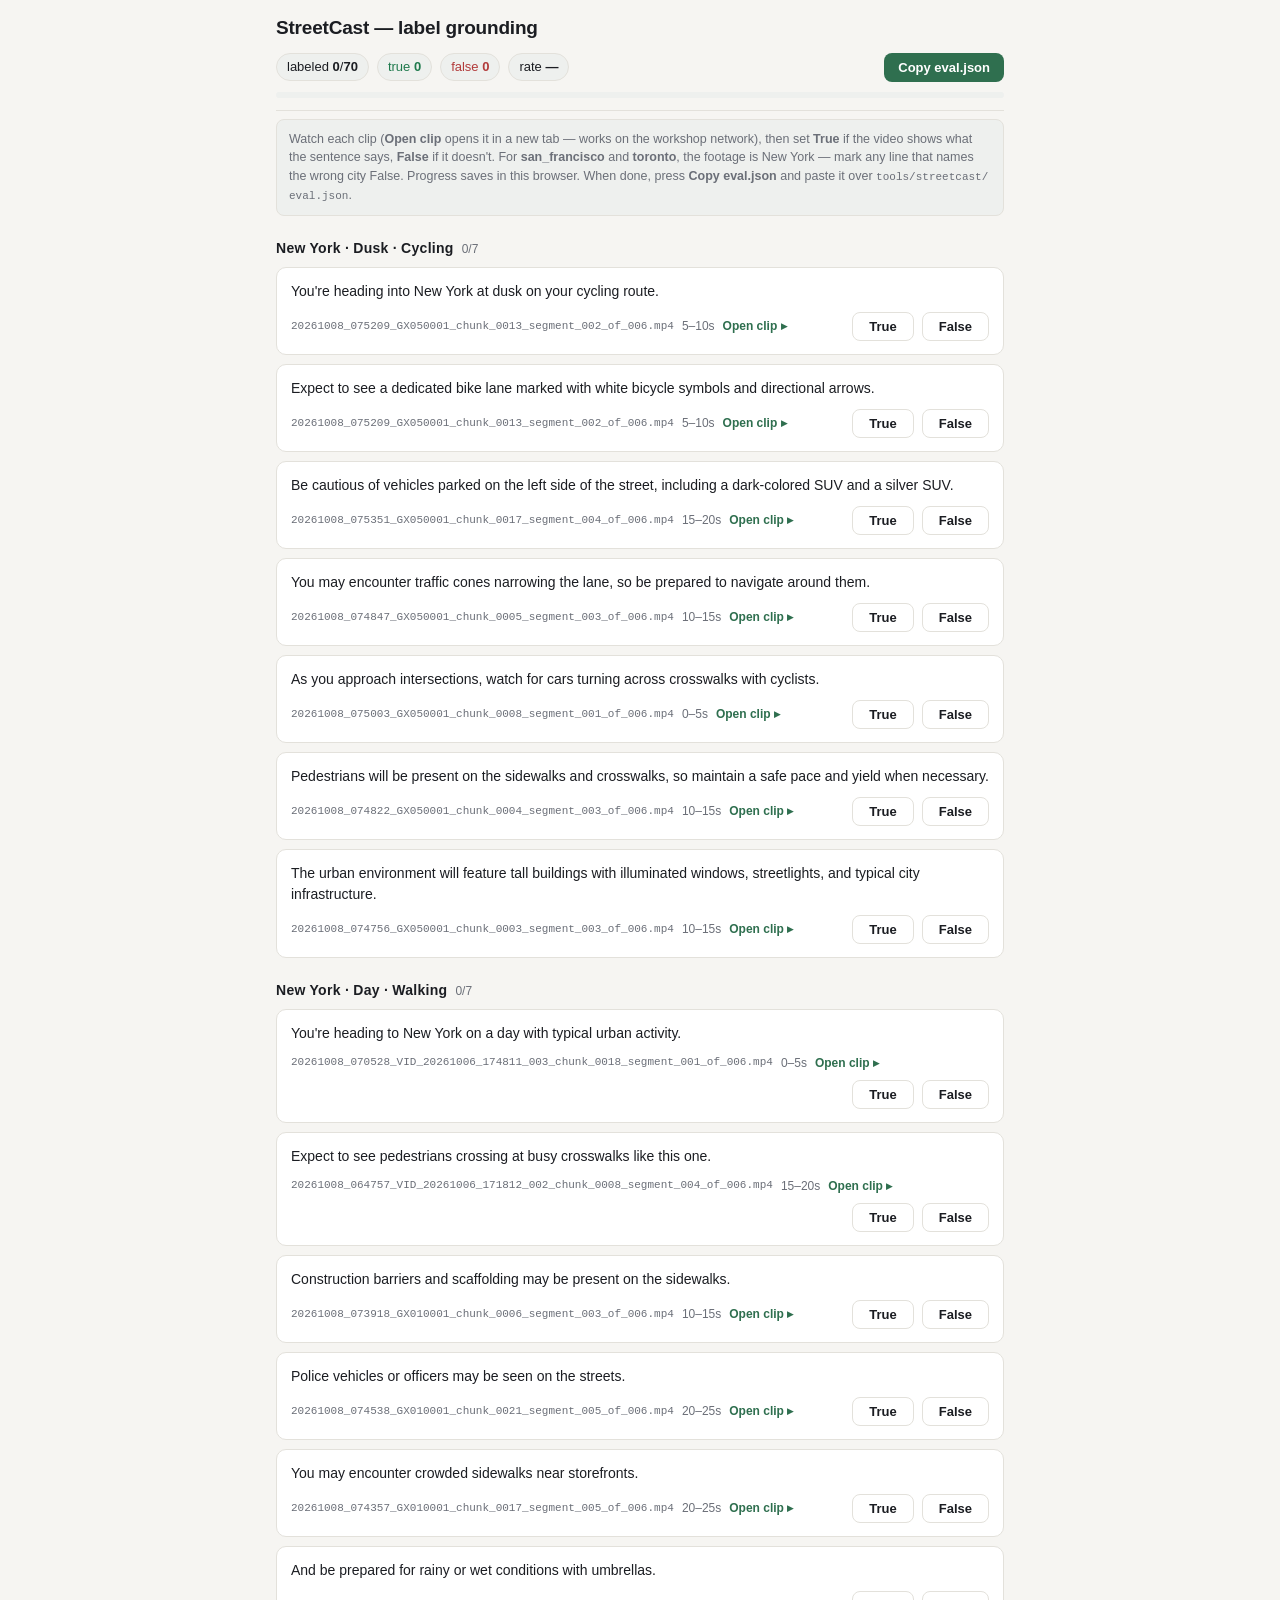
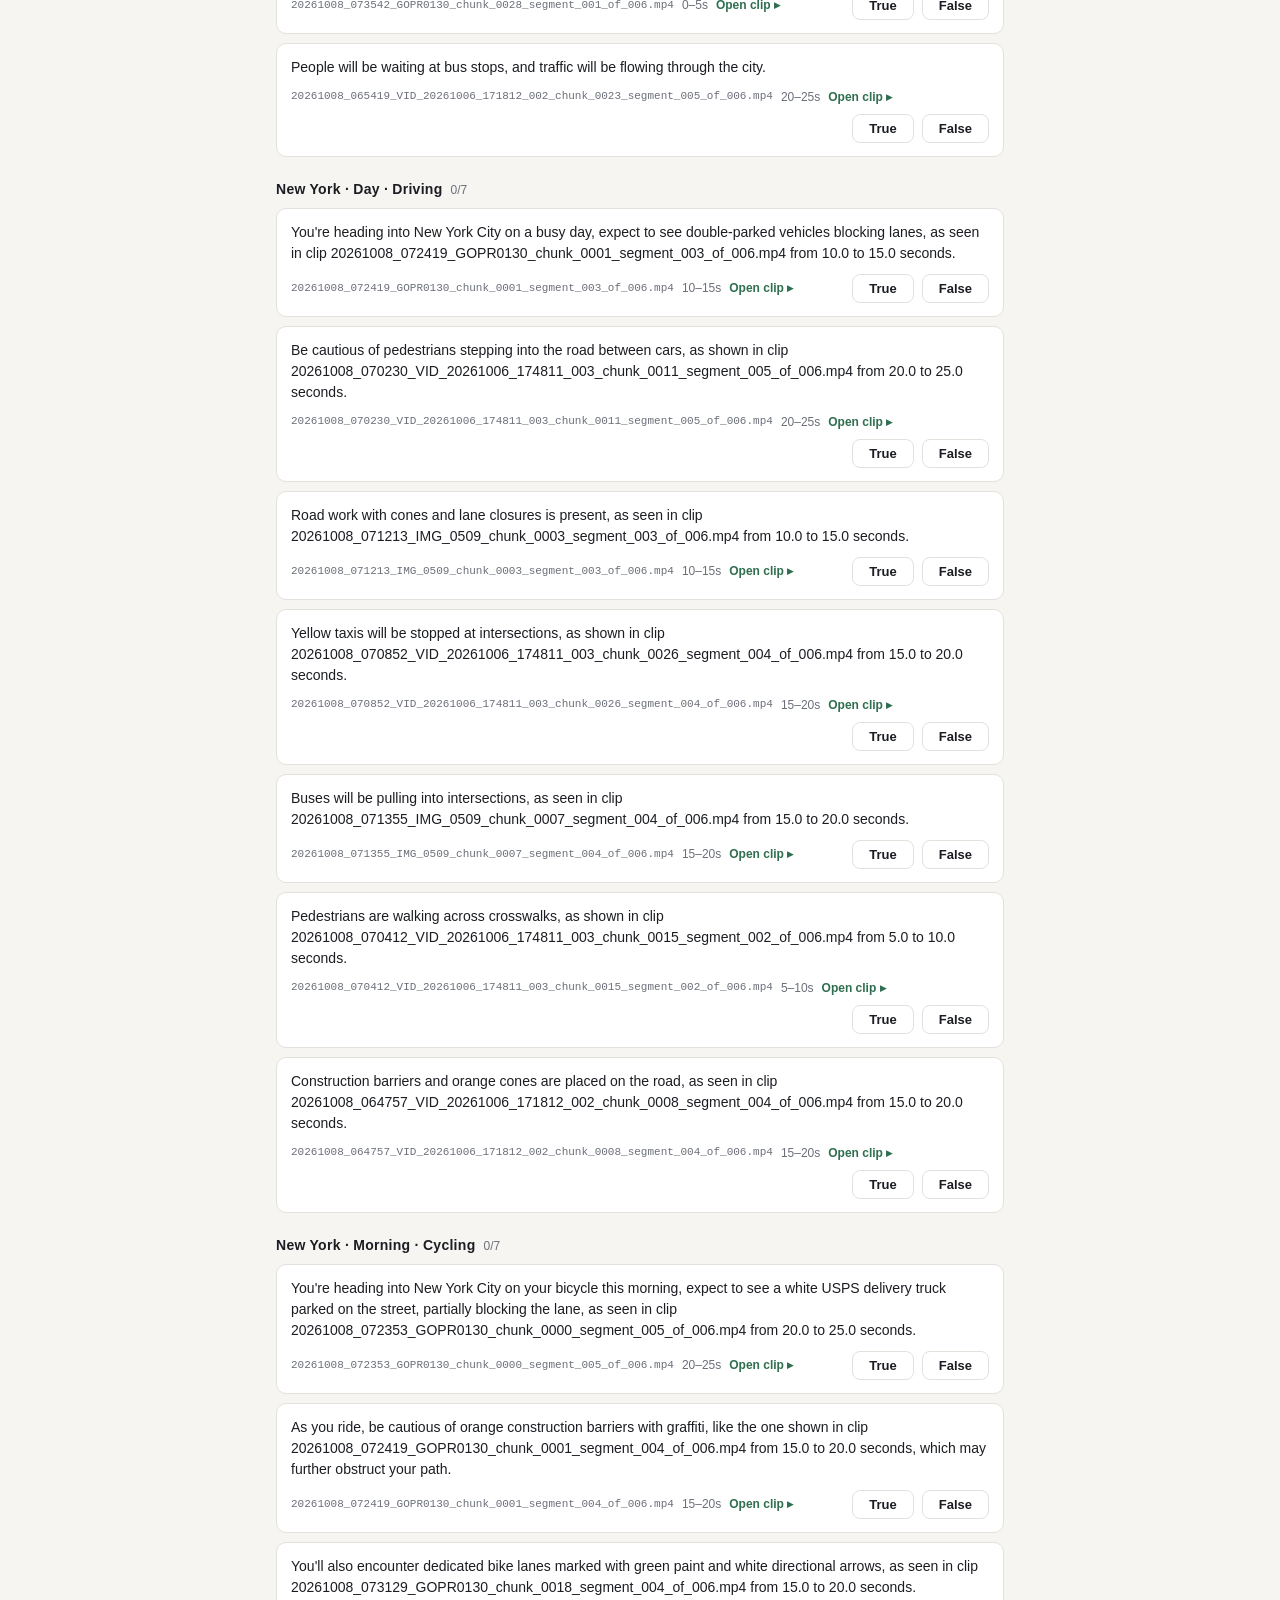
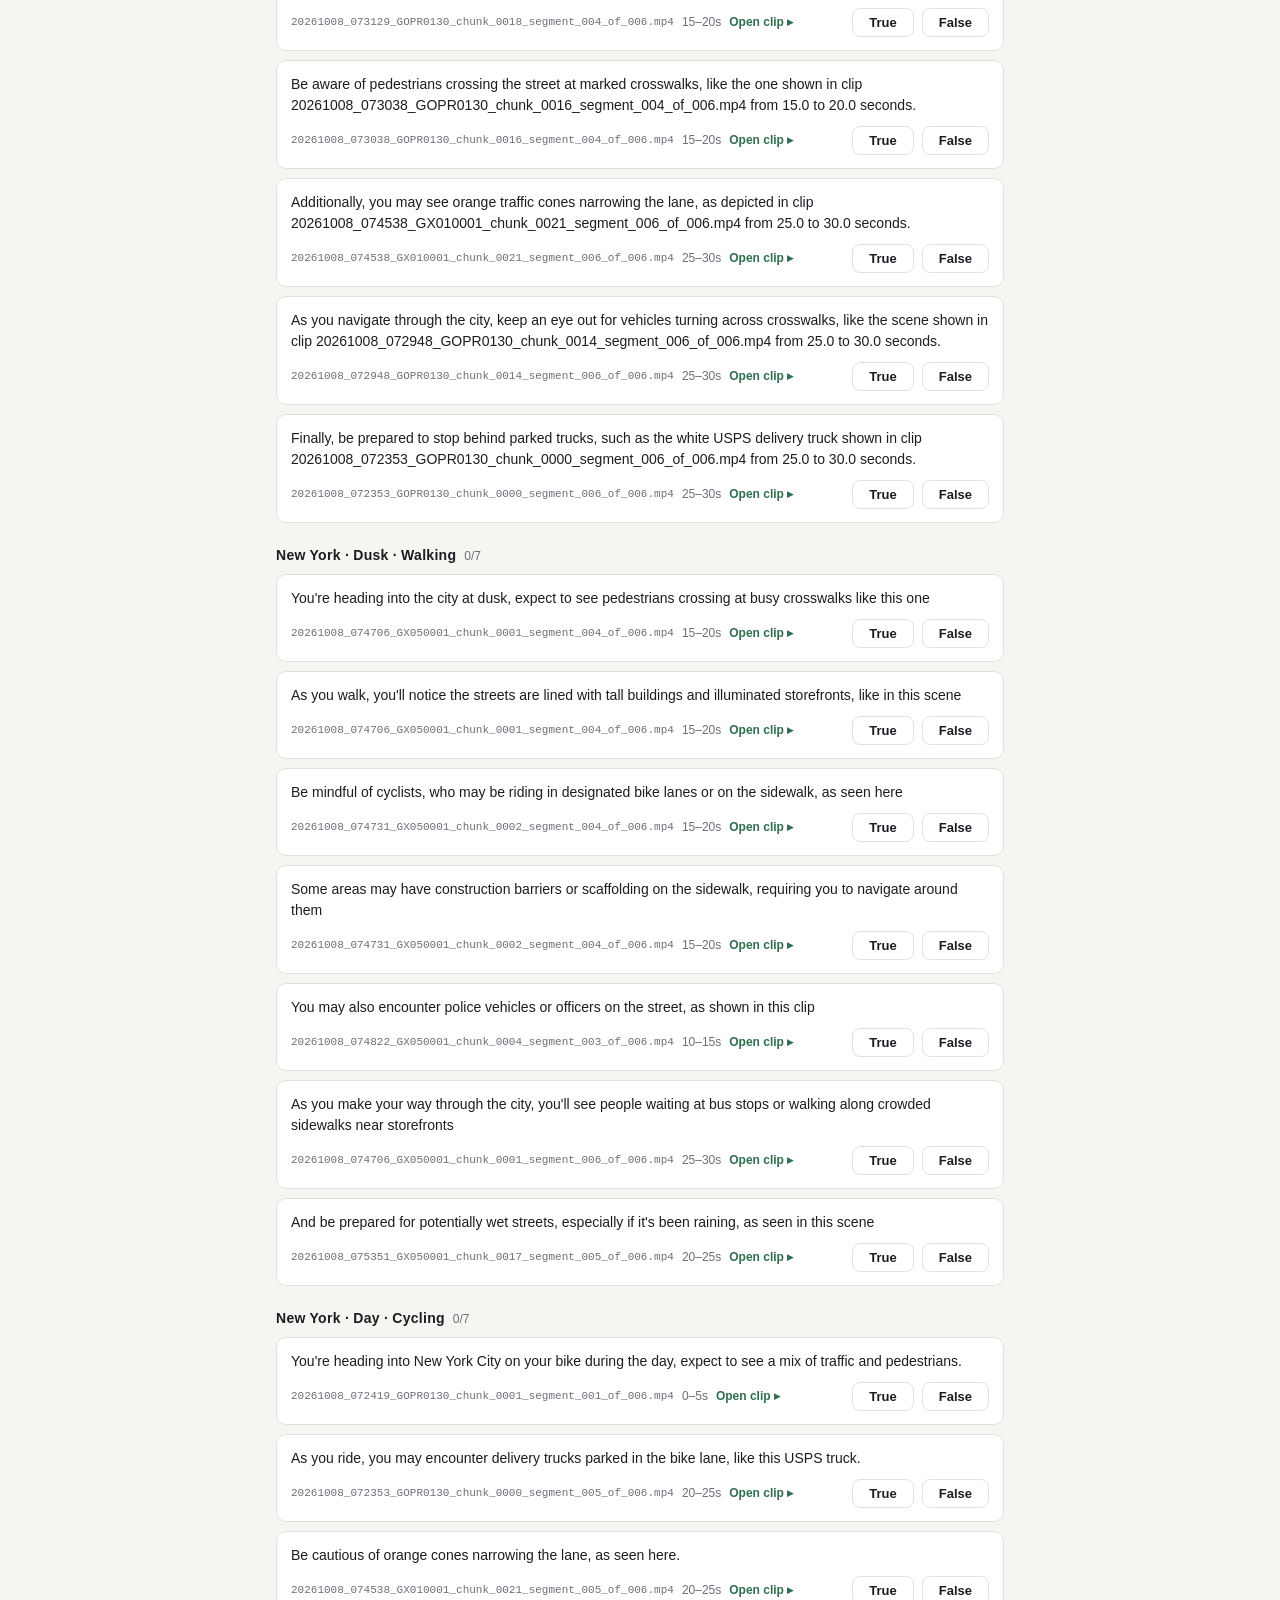
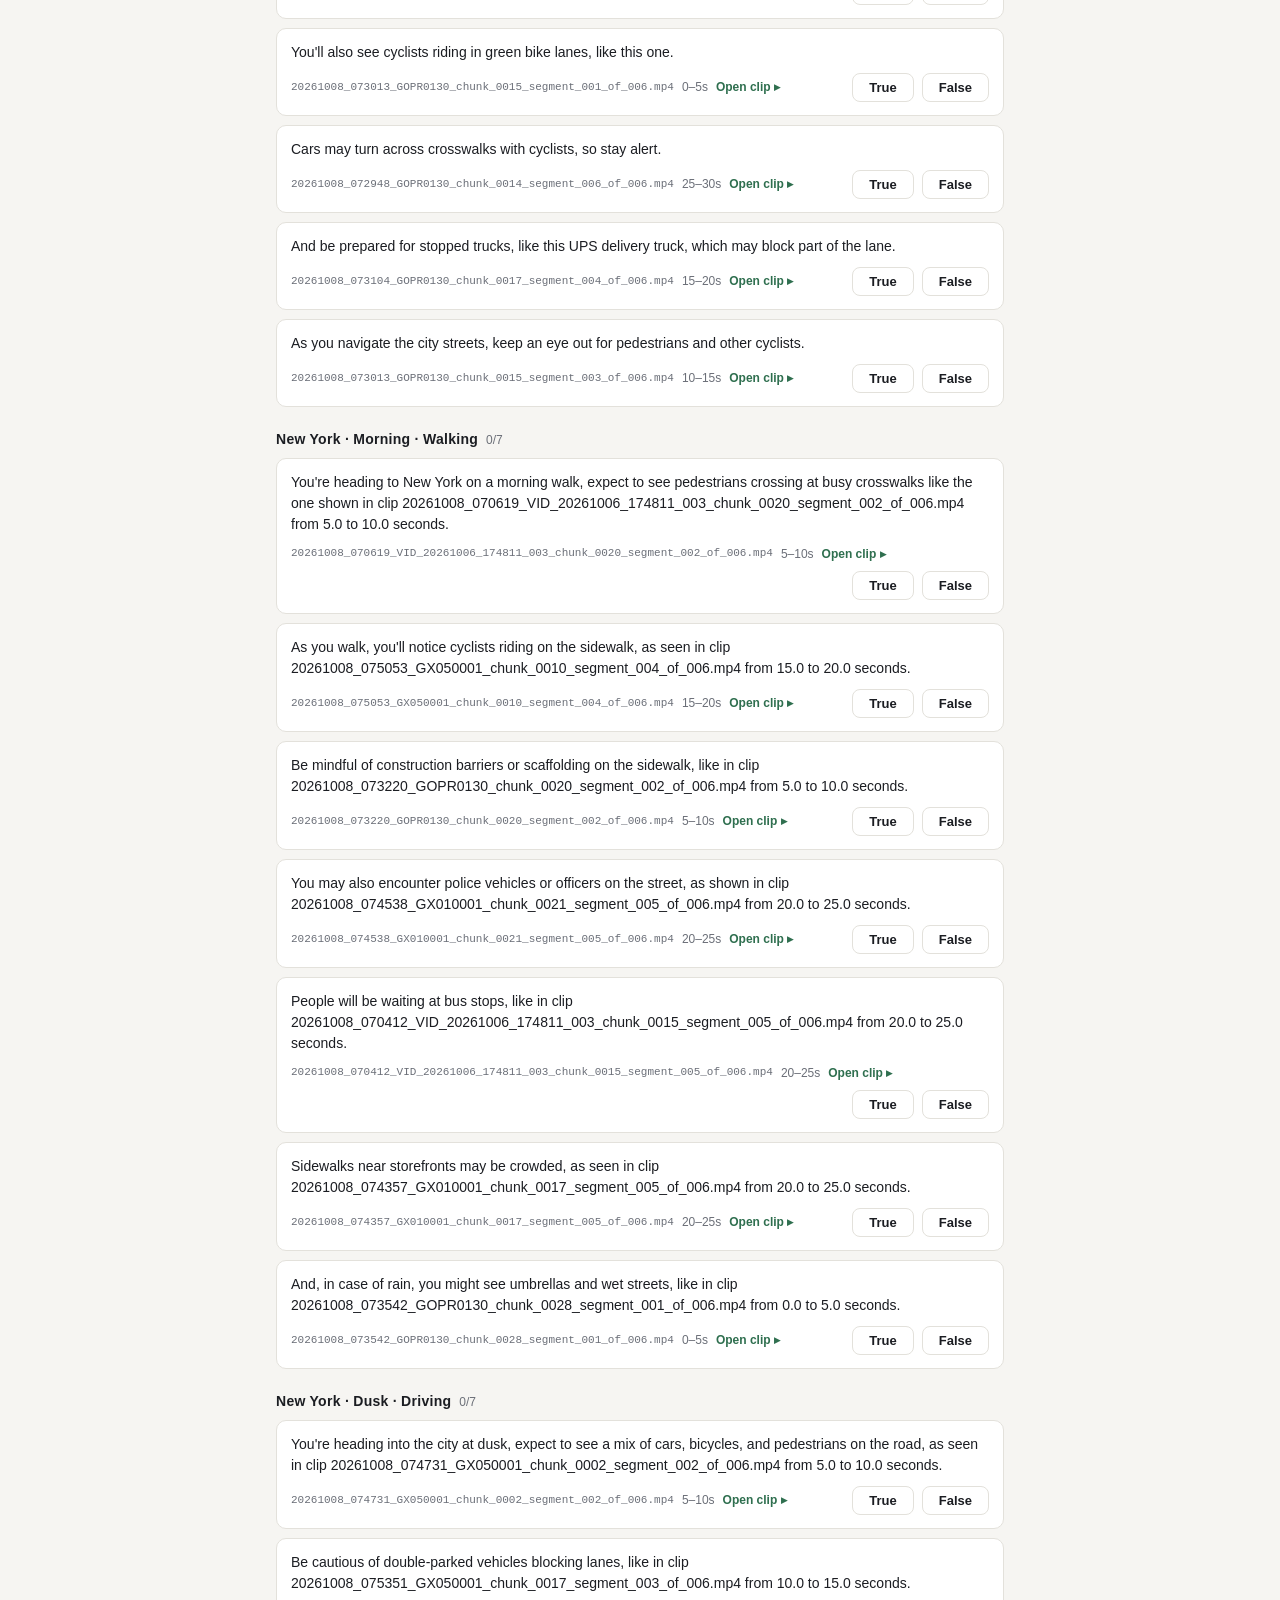
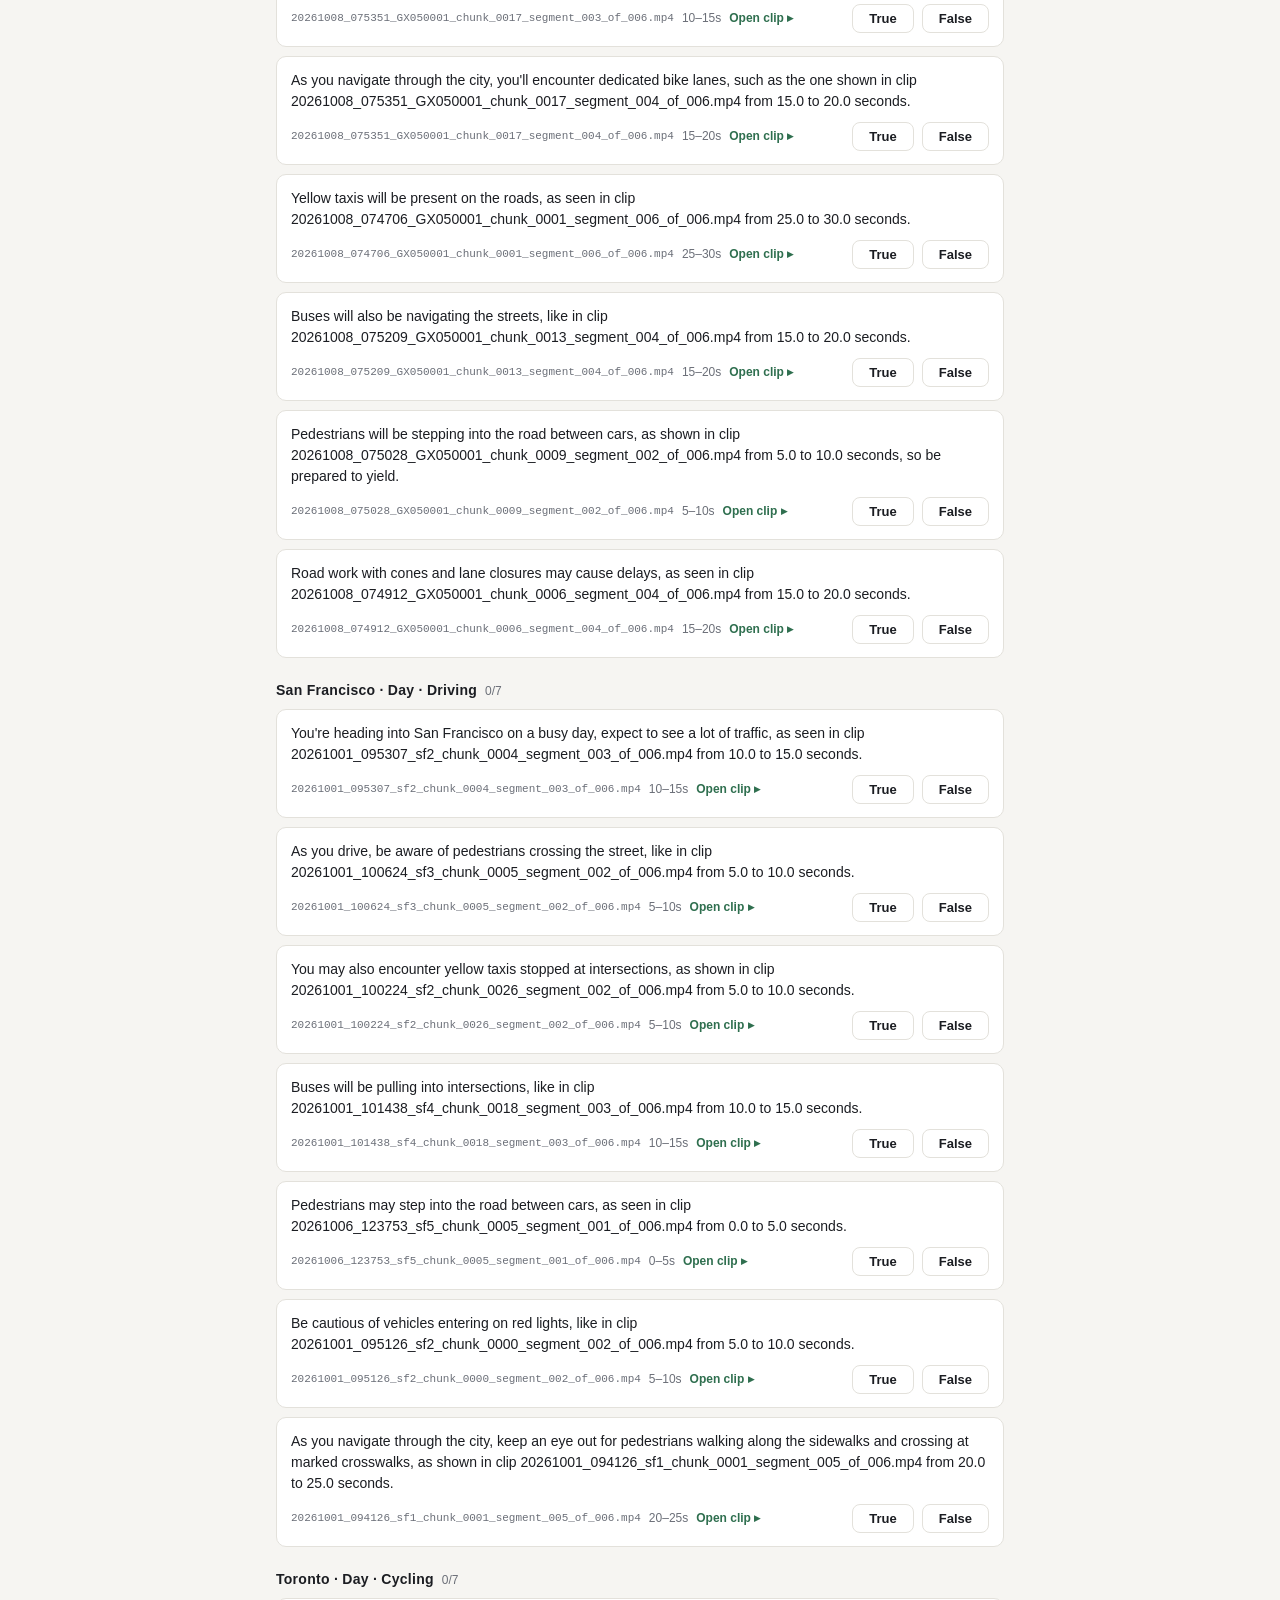
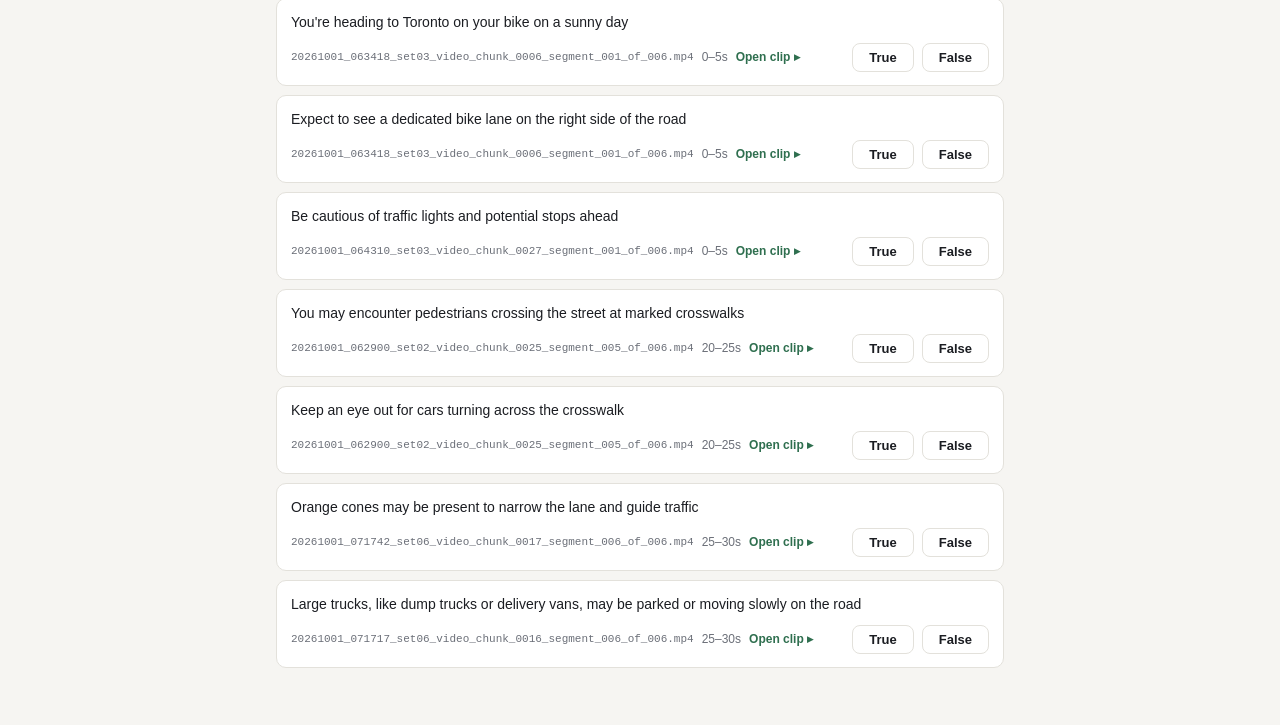
<file: StreetCast Labeler.html>
<!doctype html><html><head><meta charset=utf8><meta name=viewport content="width=device-width,initial-scale=1,viewport-fit=cover"><style>:root{color-scheme:light;box-sizing:border-box;padding-top:env(safe-area-inset-top,0px);padding-bottom:env(safe-area-inset-bottom,0px)}html{scroll-padding-top:env(safe-area-inset-top,0px)}body{margin:0;padding:0;font:14px -apple-system,BlinkMacSystemFont,sans-serif;background:#fff;color:#000}img{max-width:100%}[hidden]:not([hidden=until-found i]){display:none!important}</style></head><body>
<title>StreetCast Labeler</title>
<style>
  /* Layout: sticky progress bar over a single reading column of briefing sections */
  :root{
    --bg:#f6f5f2; --surface:#ffffff; --fg:#1b1d22; --muted:#6b6f78;
    --line:#e3e1db; --accent:#2f6f4f; --yes:#1f7a4d; --no:#b23b3b;
    --yes-soft:#e4f1ea; --no-soft:#f6e3e3; --chip:#eef0ee;
    --font:-apple-system,BlinkMacSystemFont,"Segoe UI",Roboto,sans-serif;
    --mono:"SF Mono",ui-monospace,Menlo,Consolas,monospace;
  }
  @media (prefers-color-scheme:dark){:root:not([data-theme="light"]){
    --bg:#15171b; --surface:#1e2127; --fg:#eceef2; --muted:#9aa0ab;
    --line:#2d313a; --accent:#5fb58a; --yes:#5fb58a; --no:#e07a7a;
    --yes-soft:#1d3329; --no-soft:#36211f; --chip:#262a31; color-scheme:dark;
  }}
  :root[data-theme="dark"]{
    --bg:#15171b; --surface:#1e2127; --fg:#eceef2; --muted:#9aa0ab;
    --line:#2d313a; --accent:#5fb58a; --yes:#5fb58a; --no:#e07a7a;
    --yes-soft:#1d3329; --no-soft:#36211f; --chip:#262a31; color-scheme:dark;
  }
  *{box-sizing:border-box}
  body{background:var(--bg);color:var(--fg);font-family:var(--font);line-height:1.5}
  .wrap{max-width:760px;margin:0 auto;padding-block:0 48px;padding-left:16px;padding-right:16px}
  header.bar{position:sticky;top:env(safe-area-inset-top,0px);z-index:10;background:var(--bg);
    border-bottom:1px solid var(--line);padding-top:14px;padding-bottom:12px;margin-bottom:8px}
  h1{font-size:19px;margin:0 0 10px;letter-spacing:-.01em}
  .stats{display:flex;flex-wrap:wrap;gap:8px;align-items:center;font-size:13px}
  .pill{background:var(--chip);border:1px solid var(--line);border-radius:999px;padding:3px 10px;
    font-variant-numeric:tabular-nums}
  .pill b{font-weight:600}
  .pill.yes{color:var(--yes)} .pill.no{color:var(--no)}
  .progress{height:6px;background:var(--chip);border-radius:999px;overflow:hidden;margin-top:10px}
  .progress > div{height:100%;background:var(--accent);width:0%;transition:width .2s}
  .copybtn{margin-left:auto;background:var(--accent);color:#fff;border:none;border-radius:8px;
    padding:7px 14px;font-size:13px;font-weight:600;cursor:pointer}
  .copybtn:active{transform:translateY(1px)}
  section.brief{margin-top:22px}
  .brief-h{display:flex;align-items:baseline;gap:8px;margin-bottom:8px}
  .brief-h .name{font-size:14px;font-weight:600;letter-spacing:.02em;text-transform:capitalize}
  .brief-h .meta{font-size:12px;color:var(--muted);font-variant-numeric:tabular-nums}
  .claim{background:var(--surface);border:1px solid var(--line);border-radius:10px;padding:13px 14px;
    margin-bottom:9px;display:flex;flex-direction:column;gap:10px}
  .claim.y{border-color:var(--yes)} .claim.n{border-color:var(--no)}
  .ctext{font-size:14px;min-width:0}
  .cmeta{display:flex;flex-wrap:wrap;gap:8px;align-items:center;font-size:12px;color:var(--muted)}
  .clip{font-family:var(--mono);font-size:11px;word-break:break-all}
  .win{font-variant-numeric:tabular-nums}
  .open{color:var(--accent);text-decoration:none;font-weight:600;white-space:nowrap}
  .open:hover{text-decoration:underline}
  .btns{display:flex;gap:8px;margin-left:auto}
  .tf{border:1px solid var(--line);background:transparent;color:var(--fg);border-radius:8px;
    padding:6px 16px;font-size:13px;font-weight:600;cursor:pointer;font-family:var(--font)}
  .tf:active{transform:translateY(1px)}
  .tf.ty.on{background:var(--yes-soft);border-color:var(--yes);color:var(--yes)}
  .tf.tn.on{background:var(--no-soft);border-color:var(--no);color:var(--no)}
  .note{font-size:12.5px;color:var(--muted);background:var(--chip);border:1px solid var(--line);
    border-radius:8px;padding:10px 12px;margin-top:4px}
  dialog{border:1px solid var(--line);border-radius:12px;background:var(--surface);color:var(--fg);
    max-width:92vw;width:680px;padding:0}
  dialog::backdrop{background:rgba(0,0,0,.5)}
  .dlg-h{display:flex;align-items:center;gap:10px;padding:14px 16px;border-bottom:1px solid var(--line)}
  .dlg-h b{font-size:14px} .dlg-h button{margin-left:auto;background:var(--accent);color:#fff;border:none;
    border-radius:8px;padding:6px 12px;font-weight:600;cursor:pointer}
  textarea{width:100%;height:50vh;border:none;background:var(--bg);color:var(--fg);font-family:var(--mono);
    font-size:11px;padding:14px;resize:vertical}
  .hint{font-size:12px;color:var(--muted);padding:10px 16px}
</style>

<div class="wrap">
  <header class="bar">
    <h1>StreetCast — label grounding</h1>
    <div class="stats">
      <span class="pill">labeled <b id="s-done">0</b>/<b id="s-total">0</b></span>
      <span class="pill yes">true <b id="s-yes">0</b></span>
      <span class="pill no">false <b id="s-no">0</b></span>
      <span class="pill">rate <b id="s-rate">—</b></span>
      <button class="copybtn" id="export">Copy eval.json</button>
    </div>
    <div class="progress"><div id="bar"></div></div>
  </header>

  <div class="note">
    Watch each clip (<b>Open clip</b> opens it in a new tab — works on the workshop network),
    then set <b>True</b> if the video shows what the sentence says, <b>False</b> if it doesn't.
    For <b>san_francisco</b> and <b>toronto</b>, the footage is New York — mark any line that names
    the wrong city False. Progress saves in this browser. When done, press <b>Copy eval.json</b>
    and paste it over <span class="clip">tools/streetcast/eval.json</span>.
  </div>

  <div id="list"></div>
</div>

<dialog id="out">
  <div class="dlg-h"><b>eval.json</b><button id="copy2">Copy</button></div>
  <textarea id="outtext" readonly></textarea>
  <div class="hint">Select all and copy if the button is blocked, then paste over tools/streetcast/eval.json and push.</div>
</dialog>

<script>
const DATA = [{"destination": "new_york", "time_of_day": "dusk", "mode": "cycling", "claims": [{"text": "You're heading into New York at dusk on your cycling route.", "clip": "20261008_075209_GX050001_chunk_0013_segment_002_of_006.mp4", "start": 5.0, "end": 10.0, "stream_url": "http://video-lab-team-24.cosmos.vastdata.com/api/v1/videos/stream?source=s3%3A%2F%2Fteam-24-vss-chunks-segments%2Fsegments%2F20261008_075209_GX050001_chunk_0013_segment_002_of_006.mp4&token=eyJhbGciOiJIUzI1NiIsInR5cCI6IkpXVCJ9.eyJzdWIiOiJ0ZWFtLTI0IiwiZXhwIjoxNzkxNjU3NTU3LCJpYXQiOjE3OTE1NzExNTcsInJvbGUiOiJ1c2VyIn0.3pFg1J9j1OPQV6vruvS4LKPUGmj9gbhLvYmgnVT-Hrw"}, {"text": "Expect to see a dedicated bike lane marked with white bicycle symbols and directional arrows.", "clip": "20261008_075209_GX050001_chunk_0013_segment_002_of_006.mp4", "start": 5.0, "end": 10.0, "stream_url": "http://video-lab-team-24.cosmos.vastdata.com/api/v1/videos/stream?source=s3%3A%2F%2Fteam-24-vss-chunks-segments%2Fsegments%2F20261008_075209_GX050001_chunk_0013_segment_002_of_006.mp4&token=eyJhbGciOiJIUzI1NiIsInR5cCI6IkpXVCJ9.eyJzdWIiOiJ0ZWFtLTI0IiwiZXhwIjoxNzkxNjU3NTU3LCJpYXQiOjE3OTE1NzExNTcsInJvbGUiOiJ1c2VyIn0.3pFg1J9j1OPQV6vruvS4LKPUGmj9gbhLvYmgnVT-Hrw"}, {"text": "Be cautious of vehicles parked on the left side of the street, including a dark-colored SUV and a silver SUV.", "clip": "20261008_075351_GX050001_chunk_0017_segment_004_of_006.mp4", "start": 15.0, "end": 20.0, "stream_url": "http://video-lab-team-24.cosmos.vastdata.com/api/v1/videos/stream?source=s3%3A%2F%2Fteam-24-vss-chunks-segments%2Fsegments%2F20261008_075351_GX050001_chunk_0017_segment_004_of_006.mp4&token=eyJhbGciOiJIUzI1NiIsInR5cCI6IkpXVCJ9.eyJzdWIiOiJ0ZWFtLTI0IiwiZXhwIjoxNzkxNjU3NTU3LCJpYXQiOjE3OTE1NzExNTcsInJvbGUiOiJ1c2VyIn0.3pFg1J9j1OPQV6vruvS4LKPUGmj9gbhLvYmgnVT-Hrw"}, {"text": "You may encounter traffic cones narrowing the lane, so be prepared to navigate around them.", "clip": "20261008_074847_GX050001_chunk_0005_segment_003_of_006.mp4", "start": 10.0, "end": 15.0, "stream_url": "http://video-lab-team-24.cosmos.vastdata.com/api/v1/videos/stream?source=s3%3A%2F%2Fteam-24-vss-chunks-segments%2Fsegments%2F20261008_074847_GX050001_chunk_0005_segment_003_of_006.mp4&token=eyJhbGciOiJIUzI1NiIsInR5cCI6IkpXVCJ9.eyJzdWIiOiJ0ZWFtLTI0IiwiZXhwIjoxNzkxNjU3NTU3LCJpYXQiOjE3OTE1NzExNTcsInJvbGUiOiJ1c2VyIn0.3pFg1J9j1OPQV6vruvS4LKPUGmj9gbhLvYmgnVT-Hrw"}, {"text": "As you approach intersections, watch for cars turning across crosswalks with cyclists.", "clip": "20261008_075003_GX050001_chunk_0008_segment_001_of_006.mp4", "start": 0.0, "end": 5.0, "stream_url": "http://video-lab-team-24.cosmos.vastdata.com/api/v1/videos/stream?source=s3%3A%2F%2Fteam-24-vss-chunks-segments%2Fsegments%2F20261008_075003_GX050001_chunk_0008_segment_001_of_006.mp4&token=eyJhbGciOiJIUzI1NiIsInR5cCI6IkpXVCJ9.eyJzdWIiOiJ0ZWFtLTI0IiwiZXhwIjoxNzkxNjU3NTU3LCJpYXQiOjE3OTE1NzExNTcsInJvbGUiOiJ1c2VyIn0.3pFg1J9j1OPQV6vruvS4LKPUGmj9gbhLvYmgnVT-Hrw"}, {"text": "Pedestrians will be present on the sidewalks and crosswalks, so maintain a safe pace and yield when necessary.", "clip": "20261008_074822_GX050001_chunk_0004_segment_003_of_006.mp4", "start": 10.0, "end": 15.0, "stream_url": "http://video-lab-team-24.cosmos.vastdata.com/api/v1/videos/stream?source=s3%3A%2F%2Fteam-24-vss-chunks-segments%2Fsegments%2F20261008_074822_GX050001_chunk_0004_segment_003_of_006.mp4&token=eyJhbGciOiJIUzI1NiIsInR5cCI6IkpXVCJ9.eyJzdWIiOiJ0ZWFtLTI0IiwiZXhwIjoxNzkxNjU3NTU3LCJpYXQiOjE3OTE1NzExNTcsInJvbGUiOiJ1c2VyIn0.3pFg1J9j1OPQV6vruvS4LKPUGmj9gbhLvYmgnVT-Hrw"}, {"text": "The urban environment will feature tall buildings with illuminated windows, streetlights, and typical city infrastructure.", "clip": "20261008_074756_GX050001_chunk_0003_segment_003_of_006.mp4", "start": 10.0, "end": 15.0, "stream_url": "http://video-lab-team-24.cosmos.vastdata.com/api/v1/videos/stream?source=s3%3A%2F%2Fteam-24-vss-chunks-segments%2Fsegments%2F20261008_074756_GX050001_chunk_0003_segment_003_of_006.mp4&token=eyJhbGciOiJIUzI1NiIsInR5cCI6IkpXVCJ9.eyJzdWIiOiJ0ZWFtLTI0IiwiZXhwIjoxNzkxNjU3NTU3LCJpYXQiOjE3OTE1NzExNTcsInJvbGUiOiJ1c2VyIn0.3pFg1J9j1OPQV6vruvS4LKPUGmj9gbhLvYmgnVT-Hrw"}]}, {"destination": "new_york", "time_of_day": "day", "mode": "walking", "claims": [{"text": "You're heading to New York on a day with typical urban activity.", "clip": "20261008_070528_VID_20261006_174811_003_chunk_0018_segment_001_of_006.mp4", "start": 0.0, "end": 5.0, "stream_url": "http://video-lab-team-24.cosmos.vastdata.com/api/v1/videos/stream?source=s3%3A%2F%2Fteam-24-vss-chunks-segments%2Fsegments%2F20261008_070528_VID_20261006_174811_003_chunk_0018_segment_001_of_006.mp4&token=eyJhbGciOiJIUzI1NiIsInR5cCI6IkpXVCJ9.eyJzdWIiOiJ0ZWFtLTI0IiwiZXhwIjoxNzkxNjU3NTU3LCJpYXQiOjE3OTE1NzExNTcsInJvbGUiOiJ1c2VyIn0.3pFg1J9j1OPQV6vruvS4LKPUGmj9gbhLvYmgnVT-Hrw"}, {"text": "Expect to see pedestrians crossing at busy crosswalks like this one.", "clip": "20261008_064757_VID_20261006_171812_002_chunk_0008_segment_004_of_006.mp4", "start": 15.0, "end": 20.0, "stream_url": "http://video-lab-team-24.cosmos.vastdata.com/api/v1/videos/stream?source=s3%3A%2F%2Fteam-24-vss-chunks-segments%2Fsegments%2F20261008_064757_VID_20261006_171812_002_chunk_0008_segment_004_of_006.mp4&token=eyJhbGciOiJIUzI1NiIsInR5cCI6IkpXVCJ9.eyJzdWIiOiJ0ZWFtLTI0IiwiZXhwIjoxNzkxNjU3NTU3LCJpYXQiOjE3OTE1NzExNTcsInJvbGUiOiJ1c2VyIn0.3pFg1J9j1OPQV6vruvS4LKPUGmj9gbhLvYmgnVT-Hrw"}, {"text": "Construction barriers and scaffolding may be present on the sidewalks.", "clip": "20261008_073918_GX010001_chunk_0006_segment_003_of_006.mp4", "start": 10.0, "end": 15.0, "stream_url": "http://video-lab-team-24.cosmos.vastdata.com/api/v1/videos/stream?source=s3%3A%2F%2Fteam-24-vss-chunks-segments%2Fsegments%2F20261008_073918_GX010001_chunk_0006_segment_003_of_006.mp4&token=eyJhbGciOiJIUzI1NiIsInR5cCI6IkpXVCJ9.eyJzdWIiOiJ0ZWFtLTI0IiwiZXhwIjoxNzkxNjU3NTU3LCJpYXQiOjE3OTE1NzExNTcsInJvbGUiOiJ1c2VyIn0.3pFg1J9j1OPQV6vruvS4LKPUGmj9gbhLvYmgnVT-Hrw"}, {"text": "Police vehicles or officers may be seen on the streets.", "clip": "20261008_074538_GX010001_chunk_0021_segment_005_of_006.mp4", "start": 20.0, "end": 25.0, "stream_url": "http://video-lab-team-24.cosmos.vastdata.com/api/v1/videos/stream?source=s3%3A%2F%2Fteam-24-vss-chunks-segments%2Fsegments%2F20261008_074538_GX010001_chunk_0021_segment_005_of_006.mp4&token=eyJhbGciOiJIUzI1NiIsInR5cCI6IkpXVCJ9.eyJzdWIiOiJ0ZWFtLTI0IiwiZXhwIjoxNzkxNjU3NTU3LCJpYXQiOjE3OTE1NzExNTcsInJvbGUiOiJ1c2VyIn0.3pFg1J9j1OPQV6vruvS4LKPUGmj9gbhLvYmgnVT-Hrw"}, {"text": "You may encounter crowded sidewalks near storefronts.", "clip": "20261008_074357_GX010001_chunk_0017_segment_005_of_006.mp4", "start": 20.0, "end": 25.0, "stream_url": "http://video-lab-team-24.cosmos.vastdata.com/api/v1/videos/stream?source=s3%3A%2F%2Fteam-24-vss-chunks-segments%2Fsegments%2F20261008_074357_GX010001_chunk_0017_segment_005_of_006.mp4&token=eyJhbGciOiJIUzI1NiIsInR5cCI6IkpXVCJ9.eyJzdWIiOiJ0ZWFtLTI0IiwiZXhwIjoxNzkxNjU3NTU3LCJpYXQiOjE3OTE1NzExNTcsInJvbGUiOiJ1c2VyIn0.3pFg1J9j1OPQV6vruvS4LKPUGmj9gbhLvYmgnVT-Hrw"}, {"text": "And be prepared for rainy or wet conditions with umbrellas.", "clip": "20261008_073542_GOPR0130_chunk_0028_segment_001_of_006.mp4", "start": 0.0, "end": 5.0, "stream_url": "http://video-lab-team-24.cosmos.vastdata.com/api/v1/videos/stream?source=s3%3A%2F%2Fteam-24-vss-chunks-segments%2Fsegments%2F20261008_073542_GOPR0130_chunk_0028_segment_001_of_006.mp4&token=eyJhbGciOiJIUzI1NiIsInR5cCI6IkpXVCJ9.eyJzdWIiOiJ0ZWFtLTI0IiwiZXhwIjoxNzkxNjU3NTU3LCJpYXQiOjE3OTE1NzExNTcsInJvbGUiOiJ1c2VyIn0.3pFg1J9j1OPQV6vruvS4LKPUGmj9gbhLvYmgnVT-Hrw"}, {"text": "People will be waiting at bus stops, and traffic will be flowing through the city.", "clip": "20261008_065419_VID_20261006_171812_002_chunk_0023_segment_005_of_006.mp4", "start": 20.0, "end": 25.0, "stream_url": "http://video-lab-team-24.cosmos.vastdata.com/api/v1/videos/stream?source=s3%3A%2F%2Fteam-24-vss-chunks-segments%2Fsegments%2F20261008_065419_VID_20261006_171812_002_chunk_0023_segment_005_of_006.mp4&token=eyJhbGciOiJIUzI1NiIsInR5cCI6IkpXVCJ9.eyJzdWIiOiJ0ZWFtLTI0IiwiZXhwIjoxNzkxNjU3NTU3LCJpYXQiOjE3OTE1NzExNTcsInJvbGUiOiJ1c2VyIn0.3pFg1J9j1OPQV6vruvS4LKPUGmj9gbhLvYmgnVT-Hrw"}]}, {"destination": "new_york", "time_of_day": "day", "mode": "driving", "claims": [{"text": "You're heading into New York City on a busy day, expect to see double-parked vehicles blocking lanes, as seen in clip 20261008_072419_GOPR0130_chunk_0001_segment_003_of_006.mp4 from 10.0 to 15.0 seconds.", "clip": "20261008_072419_GOPR0130_chunk_0001_segment_003_of_006.mp4", "start": 10.0, "end": 15.0, "stream_url": "http://video-lab-team-24.cosmos.vastdata.com/api/v1/videos/stream?source=s3%3A%2F%2Fteam-24-vss-chunks-segments%2Fsegments%2F20261008_072419_GOPR0130_chunk_0001_segment_003_of_006.mp4&token=eyJhbGciOiJIUzI1NiIsInR5cCI6IkpXVCJ9.eyJzdWIiOiJ0ZWFtLTI0IiwiZXhwIjoxNzkxNjU3NTU3LCJpYXQiOjE3OTE1NzExNTcsInJvbGUiOiJ1c2VyIn0.3pFg1J9j1OPQV6vruvS4LKPUGmj9gbhLvYmgnVT-Hrw"}, {"text": "Be cautious of pedestrians stepping into the road between cars, as shown in clip 20261008_070230_VID_20261006_174811_003_chunk_0011_segment_005_of_006.mp4 from 20.0 to 25.0 seconds.", "clip": "20261008_070230_VID_20261006_174811_003_chunk_0011_segment_005_of_006.mp4", "start": 20.0, "end": 25.0, "stream_url": "http://video-lab-team-24.cosmos.vastdata.com/api/v1/videos/stream?source=s3%3A%2F%2Fteam-24-vss-chunks-segments%2Fsegments%2F20261008_070230_VID_20261006_174811_003_chunk_0011_segment_005_of_006.mp4&token=eyJhbGciOiJIUzI1NiIsInR5cCI6IkpXVCJ9.eyJzdWIiOiJ0ZWFtLTI0IiwiZXhwIjoxNzkxNjU3NTU3LCJpYXQiOjE3OTE1NzExNTcsInJvbGUiOiJ1c2VyIn0.3pFg1J9j1OPQV6vruvS4LKPUGmj9gbhLvYmgnVT-Hrw"}, {"text": "Road work with cones and lane closures is present, as seen in clip 20261008_071213_IMG_0509_chunk_0003_segment_003_of_006.mp4 from 10.0 to 15.0 seconds.", "clip": "20261008_071213_IMG_0509_chunk_0003_segment_003_of_006.mp4", "start": 10.0, "end": 15.0, "stream_url": "http://video-lab-team-24.cosmos.vastdata.com/api/v1/videos/stream?source=s3%3A%2F%2Fteam-24-vss-chunks-segments%2Fsegments%2F20261008_071213_IMG_0509_chunk_0003_segment_003_of_006.mp4&token=eyJhbGciOiJIUzI1NiIsInR5cCI6IkpXVCJ9.eyJzdWIiOiJ0ZWFtLTI0IiwiZXhwIjoxNzkxNjU3NTU3LCJpYXQiOjE3OTE1NzExNTcsInJvbGUiOiJ1c2VyIn0.3pFg1J9j1OPQV6vruvS4LKPUGmj9gbhLvYmgnVT-Hrw"}, {"text": "Yellow taxis will be stopped at intersections, as shown in clip 20261008_070852_VID_20261006_174811_003_chunk_0026_segment_004_of_006.mp4 from 15.0 to 20.0 seconds.", "clip": "20261008_070852_VID_20261006_174811_003_chunk_0026_segment_004_of_006.mp4", "start": 15.0, "end": 20.0, "stream_url": "http://video-lab-team-24.cosmos.vastdata.com/api/v1/videos/stream?source=s3%3A%2F%2Fteam-24-vss-chunks-segments%2Fsegments%2F20261008_070852_VID_20261006_174811_003_chunk_0026_segment_004_of_006.mp4&token=eyJhbGciOiJIUzI1NiIsInR5cCI6IkpXVCJ9.eyJzdWIiOiJ0ZWFtLTI0IiwiZXhwIjoxNzkxNjU3NTU3LCJpYXQiOjE3OTE1NzExNTcsInJvbGUiOiJ1c2VyIn0.3pFg1J9j1OPQV6vruvS4LKPUGmj9gbhLvYmgnVT-Hrw"}, {"text": "Buses will be pulling into intersections, as seen in clip 20261008_071355_IMG_0509_chunk_0007_segment_004_of_006.mp4 from 15.0 to 20.0 seconds.", "clip": "20261008_071355_IMG_0509_chunk_0007_segment_004_of_006.mp4", "start": 15.0, "end": 20.0, "stream_url": "http://video-lab-team-24.cosmos.vastdata.com/api/v1/videos/stream?source=s3%3A%2F%2Fteam-24-vss-chunks-segments%2Fsegments%2F20261008_071355_IMG_0509_chunk_0007_segment_004_of_006.mp4&token=eyJhbGciOiJIUzI1NiIsInR5cCI6IkpXVCJ9.eyJzdWIiOiJ0ZWFtLTI0IiwiZXhwIjoxNzkxNjU3NTU3LCJpYXQiOjE3OTE1NzExNTcsInJvbGUiOiJ1c2VyIn0.3pFg1J9j1OPQV6vruvS4LKPUGmj9gbhLvYmgnVT-Hrw"}, {"text": "Pedestrians are walking across crosswalks, as shown in clip 20261008_070412_VID_20261006_174811_003_chunk_0015_segment_002_of_006.mp4 from 5.0 to 10.0 seconds.", "clip": "20261008_070412_VID_20261006_174811_003_chunk_0015_segment_002_of_006.mp4", "start": 5.0, "end": 10.0, "stream_url": "http://video-lab-team-24.cosmos.vastdata.com/api/v1/videos/stream?source=s3%3A%2F%2Fteam-24-vss-chunks-segments%2Fsegments%2F20261008_070412_VID_20261006_174811_003_chunk_0015_segment_002_of_006.mp4&token=eyJhbGciOiJIUzI1NiIsInR5cCI6IkpXVCJ9.eyJzdWIiOiJ0ZWFtLTI0IiwiZXhwIjoxNzkxNjU3NTU3LCJpYXQiOjE3OTE1NzExNTcsInJvbGUiOiJ1c2VyIn0.3pFg1J9j1OPQV6vruvS4LKPUGmj9gbhLvYmgnVT-Hrw"}, {"text": "Construction barriers and orange cones are placed on the road, as seen in clip 20261008_064757_VID_20261006_171812_002_chunk_0008_segment_004_of_006.mp4 from 15.0 to 20.0 seconds.", "clip": "20261008_064757_VID_20261006_171812_002_chunk_0008_segment_004_of_006.mp4", "start": 15.0, "end": 20.0, "stream_url": "http://video-lab-team-24.cosmos.vastdata.com/api/v1/videos/stream?source=s3%3A%2F%2Fteam-24-vss-chunks-segments%2Fsegments%2F20261008_064757_VID_20261006_171812_002_chunk_0008_segment_004_of_006.mp4&token=eyJhbGciOiJIUzI1NiIsInR5cCI6IkpXVCJ9.eyJzdWIiOiJ0ZWFtLTI0IiwiZXhwIjoxNzkxNjU3NTU3LCJpYXQiOjE3OTE1NzExNTcsInJvbGUiOiJ1c2VyIn0.3pFg1J9j1OPQV6vruvS4LKPUGmj9gbhLvYmgnVT-Hrw"}]}, {"destination": "new_york", "time_of_day": "morning", "mode": "cycling", "claims": [{"text": "You're heading into New York City on your bicycle this morning, expect to see a white USPS delivery truck parked on the street, partially blocking the lane, as seen in clip 20261008_072353_GOPR0130_chunk_0000_segment_005_of_006.mp4 from 20.0 to 25.0 seconds.", "clip": "20261008_072353_GOPR0130_chunk_0000_segment_005_of_006.mp4", "start": 20.0, "end": 25.0, "stream_url": "http://video-lab-team-24.cosmos.vastdata.com/api/v1/videos/stream?source=s3%3A%2F%2Fteam-24-vss-chunks-segments%2Fsegments%2F20261008_072353_GOPR0130_chunk_0000_segment_005_of_006.mp4&token=eyJhbGciOiJIUzI1NiIsInR5cCI6IkpXVCJ9.eyJzdWIiOiJ0ZWFtLTI0IiwiZXhwIjoxNzkxNjU3NTU3LCJpYXQiOjE3OTE1NzExNTcsInJvbGUiOiJ1c2VyIn0.3pFg1J9j1OPQV6vruvS4LKPUGmj9gbhLvYmgnVT-Hrw"}, {"text": "As you ride, be cautious of orange construction barriers with graffiti, like the one shown in clip 20261008_072419_GOPR0130_chunk_0001_segment_004_of_006.mp4 from 15.0 to 20.0 seconds, which may further obstruct your path.", "clip": "20261008_072419_GOPR0130_chunk_0001_segment_004_of_006.mp4", "start": 15.0, "end": 20.0, "stream_url": "http://video-lab-team-24.cosmos.vastdata.com/api/v1/videos/stream?source=s3%3A%2F%2Fteam-24-vss-chunks-segments%2Fsegments%2F20261008_072419_GOPR0130_chunk_0001_segment_004_of_006.mp4&token=eyJhbGciOiJIUzI1NiIsInR5cCI6IkpXVCJ9.eyJzdWIiOiJ0ZWFtLTI0IiwiZXhwIjoxNzkxNjU3NTU3LCJpYXQiOjE3OTE1NzExNTcsInJvbGUiOiJ1c2VyIn0.3pFg1J9j1OPQV6vruvS4LKPUGmj9gbhLvYmgnVT-Hrw"}, {"text": "You'll also encounter dedicated bike lanes marked with green paint and white directional arrows, as seen in clip 20261008_073129_GOPR0130_chunk_0018_segment_004_of_006.mp4 from 15.0 to 20.0 seconds.", "clip": "20261008_073129_GOPR0130_chunk_0018_segment_004_of_006.mp4", "start": 15.0, "end": 20.0, "stream_url": "http://video-lab-team-24.cosmos.vastdata.com/api/v1/videos/stream?source=s3%3A%2F%2Fteam-24-vss-chunks-segments%2Fsegments%2F20261008_073129_GOPR0130_chunk_0018_segment_004_of_006.mp4&token=eyJhbGciOiJIUzI1NiIsInR5cCI6IkpXVCJ9.eyJzdWIiOiJ0ZWFtLTI0IiwiZXhwIjoxNzkxNjU3NTU3LCJpYXQiOjE3OTE1NzExNTcsInJvbGUiOiJ1c2VyIn0.3pFg1J9j1OPQV6vruvS4LKPUGmj9gbhLvYmgnVT-Hrw"}, {"text": "Be aware of pedestrians crossing the street at marked crosswalks, like the one shown in clip 20261008_073038_GOPR0130_chunk_0016_segment_004_of_006.mp4 from 15.0 to 20.0 seconds.", "clip": "20261008_073038_GOPR0130_chunk_0016_segment_004_of_006.mp4", "start": 15.0, "end": 20.0, "stream_url": "http://video-lab-team-24.cosmos.vastdata.com/api/v1/videos/stream?source=s3%3A%2F%2Fteam-24-vss-chunks-segments%2Fsegments%2F20261008_073038_GOPR0130_chunk_0016_segment_004_of_006.mp4&token=eyJhbGciOiJIUzI1NiIsInR5cCI6IkpXVCJ9.eyJzdWIiOiJ0ZWFtLTI0IiwiZXhwIjoxNzkxNjU3NTU3LCJpYXQiOjE3OTE1NzExNTcsInJvbGUiOiJ1c2VyIn0.3pFg1J9j1OPQV6vruvS4LKPUGmj9gbhLvYmgnVT-Hrw"}, {"text": "Additionally, you may see orange traffic cones narrowing the lane, as depicted in clip 20261008_074538_GX010001_chunk_0021_segment_006_of_006.mp4 from 25.0 to 30.0 seconds.", "clip": "20261008_074538_GX010001_chunk_0021_segment_006_of_006.mp4", "start": 25.0, "end": 30.0, "stream_url": "http://video-lab-team-24.cosmos.vastdata.com/api/v1/videos/stream?source=s3%3A%2F%2Fteam-24-vss-chunks-segments%2Fsegments%2F20261008_074538_GX010001_chunk_0021_segment_006_of_006.mp4&token=eyJhbGciOiJIUzI1NiIsInR5cCI6IkpXVCJ9.eyJzdWIiOiJ0ZWFtLTI0IiwiZXhwIjoxNzkxNjU3NTU3LCJpYXQiOjE3OTE1NzExNTcsInJvbGUiOiJ1c2VyIn0.3pFg1J9j1OPQV6vruvS4LKPUGmj9gbhLvYmgnVT-Hrw"}, {"text": "As you navigate through the city, keep an eye out for vehicles turning across crosswalks, like the scene shown in clip 20261008_072948_GOPR0130_chunk_0014_segment_006_of_006.mp4 from 25.0 to 30.0 seconds.", "clip": "20261008_072948_GOPR0130_chunk_0014_segment_006_of_006.mp4", "start": 25.0, "end": 30.0, "stream_url": "http://video-lab-team-24.cosmos.vastdata.com/api/v1/videos/stream?source=s3%3A%2F%2Fteam-24-vss-chunks-segments%2Fsegments%2F20261008_072948_GOPR0130_chunk_0014_segment_006_of_006.mp4&token=eyJhbGciOiJIUzI1NiIsInR5cCI6IkpXVCJ9.eyJzdWIiOiJ0ZWFtLTI0IiwiZXhwIjoxNzkxNjU3NTU3LCJpYXQiOjE3OTE1NzExNTcsInJvbGUiOiJ1c2VyIn0.3pFg1J9j1OPQV6vruvS4LKPUGmj9gbhLvYmgnVT-Hrw"}, {"text": "Finally, be prepared to stop behind parked trucks, such as the white USPS delivery truck shown in clip 20261008_072353_GOPR0130_chunk_0000_segment_006_of_006.mp4 from 25.0 to 30.0 seconds.", "clip": "20261008_072353_GOPR0130_chunk_0000_segment_006_of_006.mp4", "start": 25.0, "end": 30.0, "stream_url": "http://video-lab-team-24.cosmos.vastdata.com/api/v1/videos/stream?source=s3%3A%2F%2Fteam-24-vss-chunks-segments%2Fsegments%2F20261008_072353_GOPR0130_chunk_0000_segment_006_of_006.mp4&token=eyJhbGciOiJIUzI1NiIsInR5cCI6IkpXVCJ9.eyJzdWIiOiJ0ZWFtLTI0IiwiZXhwIjoxNzkxNjU3NTU3LCJpYXQiOjE3OTE1NzExNTcsInJvbGUiOiJ1c2VyIn0.3pFg1J9j1OPQV6vruvS4LKPUGmj9gbhLvYmgnVT-Hrw"}]}, {"destination": "new_york", "time_of_day": "dusk", "mode": "walking", "claims": [{"text": "You're heading into the city at dusk, expect to see pedestrians crossing at busy crosswalks like this one", "clip": "20261008_074706_GX050001_chunk_0001_segment_004_of_006.mp4", "start": 15.0, "end": 20.0, "stream_url": "http://video-lab-team-24.cosmos.vastdata.com/api/v1/videos/stream?source=s3%3A%2F%2Fteam-24-vss-chunks-segments%2Fsegments%2F20261008_074706_GX050001_chunk_0001_segment_004_of_006.mp4&token=eyJhbGciOiJIUzI1NiIsInR5cCI6IkpXVCJ9.eyJzdWIiOiJ0ZWFtLTI0IiwiZXhwIjoxNzkxNjU3NTU3LCJpYXQiOjE3OTE1NzExNTcsInJvbGUiOiJ1c2VyIn0.3pFg1J9j1OPQV6vruvS4LKPUGmj9gbhLvYmgnVT-Hrw"}, {"text": "As you walk, you'll notice the streets are lined with tall buildings and illuminated storefronts, like in this scene", "clip": "20261008_074706_GX050001_chunk_0001_segment_004_of_006.mp4", "start": 15.0, "end": 20.0, "stream_url": "http://video-lab-team-24.cosmos.vastdata.com/api/v1/videos/stream?source=s3%3A%2F%2Fteam-24-vss-chunks-segments%2Fsegments%2F20261008_074706_GX050001_chunk_0001_segment_004_of_006.mp4&token=eyJhbGciOiJIUzI1NiIsInR5cCI6IkpXVCJ9.eyJzdWIiOiJ0ZWFtLTI0IiwiZXhwIjoxNzkxNjU3NTU3LCJpYXQiOjE3OTE1NzExNTcsInJvbGUiOiJ1c2VyIn0.3pFg1J9j1OPQV6vruvS4LKPUGmj9gbhLvYmgnVT-Hrw"}, {"text": "Be mindful of cyclists, who may be riding in designated bike lanes or on the sidewalk, as seen here", "clip": "20261008_074731_GX050001_chunk_0002_segment_004_of_006.mp4", "start": 15.0, "end": 20.0, "stream_url": "http://video-lab-team-24.cosmos.vastdata.com/api/v1/videos/stream?source=s3%3A%2F%2Fteam-24-vss-chunks-segments%2Fsegments%2F20261008_074731_GX050001_chunk_0002_segment_004_of_006.mp4&token=eyJhbGciOiJIUzI1NiIsInR5cCI6IkpXVCJ9.eyJzdWIiOiJ0ZWFtLTI0IiwiZXhwIjoxNzkxNjU3NTU3LCJpYXQiOjE3OTE1NzExNTcsInJvbGUiOiJ1c2VyIn0.3pFg1J9j1OPQV6vruvS4LKPUGmj9gbhLvYmgnVT-Hrw"}, {"text": "Some areas may have construction barriers or scaffolding on the sidewalk, requiring you to navigate around them", "clip": "20261008_074731_GX050001_chunk_0002_segment_004_of_006.mp4", "start": 15.0, "end": 20.0, "stream_url": "http://video-lab-team-24.cosmos.vastdata.com/api/v1/videos/stream?source=s3%3A%2F%2Fteam-24-vss-chunks-segments%2Fsegments%2F20261008_074731_GX050001_chunk_0002_segment_004_of_006.mp4&token=eyJhbGciOiJIUzI1NiIsInR5cCI6IkpXVCJ9.eyJzdWIiOiJ0ZWFtLTI0IiwiZXhwIjoxNzkxNjU3NTU3LCJpYXQiOjE3OTE1NzExNTcsInJvbGUiOiJ1c2VyIn0.3pFg1J9j1OPQV6vruvS4LKPUGmj9gbhLvYmgnVT-Hrw"}, {"text": "You may also encounter police vehicles or officers on the street, as shown in this clip", "clip": "20261008_074822_GX050001_chunk_0004_segment_003_of_006.mp4", "start": 10.0, "end": 15.0, "stream_url": "http://video-lab-team-24.cosmos.vastdata.com/api/v1/videos/stream?source=s3%3A%2F%2Fteam-24-vss-chunks-segments%2Fsegments%2F20261008_074822_GX050001_chunk_0004_segment_003_of_006.mp4&token=eyJhbGciOiJIUzI1NiIsInR5cCI6IkpXVCJ9.eyJzdWIiOiJ0ZWFtLTI0IiwiZXhwIjoxNzkxNjU3NTU3LCJpYXQiOjE3OTE1NzExNTcsInJvbGUiOiJ1c2VyIn0.3pFg1J9j1OPQV6vruvS4LKPUGmj9gbhLvYmgnVT-Hrw"}, {"text": "As you make your way through the city, you'll see people waiting at bus stops or walking along crowded sidewalks near storefronts", "clip": "20261008_074706_GX050001_chunk_0001_segment_006_of_006.mp4", "start": 25.0, "end": 30.0, "stream_url": "http://video-lab-team-24.cosmos.vastdata.com/api/v1/videos/stream?source=s3%3A%2F%2Fteam-24-vss-chunks-segments%2Fsegments%2F20261008_074706_GX050001_chunk_0001_segment_006_of_006.mp4&token=eyJhbGciOiJIUzI1NiIsInR5cCI6IkpXVCJ9.eyJzdWIiOiJ0ZWFtLTI0IiwiZXhwIjoxNzkxNjU3NTU3LCJpYXQiOjE3OTE1NzExNTcsInJvbGUiOiJ1c2VyIn0.3pFg1J9j1OPQV6vruvS4LKPUGmj9gbhLvYmgnVT-Hrw"}, {"text": "And be prepared for potentially wet streets, especially if it's been raining, as seen in this scene", "clip": "20261008_075351_GX050001_chunk_0017_segment_005_of_006.mp4", "start": 20.0, "end": 25.0, "stream_url": "http://video-lab-team-24.cosmos.vastdata.com/api/v1/videos/stream?source=s3%3A%2F%2Fteam-24-vss-chunks-segments%2Fsegments%2F20261008_075351_GX050001_chunk_0017_segment_005_of_006.mp4&token=eyJhbGciOiJIUzI1NiIsInR5cCI6IkpXVCJ9.eyJzdWIiOiJ0ZWFtLTI0IiwiZXhwIjoxNzkxNjU3NTU3LCJpYXQiOjE3OTE1NzExNTcsInJvbGUiOiJ1c2VyIn0.3pFg1J9j1OPQV6vruvS4LKPUGmj9gbhLvYmgnVT-Hrw"}]}, {"destination": "new_york", "time_of_day": "day", "mode": "cycling", "claims": [{"text": "You're heading into New York City on your bike during the day, expect to see a mix of traffic and pedestrians.", "clip": "20261008_072419_GOPR0130_chunk_0001_segment_001_of_006.mp4", "start": 0.0, "end": 5.0, "stream_url": "http://video-lab-team-24.cosmos.vastdata.com/api/v1/videos/stream?source=s3%3A%2F%2Fteam-24-vss-chunks-segments%2Fsegments%2F20261008_072419_GOPR0130_chunk_0001_segment_001_of_006.mp4&token=eyJhbGciOiJIUzI1NiIsInR5cCI6IkpXVCJ9.eyJzdWIiOiJ0ZWFtLTI0IiwiZXhwIjoxNzkxNjU3NTU3LCJpYXQiOjE3OTE1NzExNTcsInJvbGUiOiJ1c2VyIn0.3pFg1J9j1OPQV6vruvS4LKPUGmj9gbhLvYmgnVT-Hrw"}, {"text": "As you ride, you may encounter delivery trucks parked in the bike lane, like this USPS truck.", "clip": "20261008_072353_GOPR0130_chunk_0000_segment_005_of_006.mp4", "start": 20.0, "end": 25.0, "stream_url": "http://video-lab-team-24.cosmos.vastdata.com/api/v1/videos/stream?source=s3%3A%2F%2Fteam-24-vss-chunks-segments%2Fsegments%2F20261008_072353_GOPR0130_chunk_0000_segment_005_of_006.mp4&token=eyJhbGciOiJIUzI1NiIsInR5cCI6IkpXVCJ9.eyJzdWIiOiJ0ZWFtLTI0IiwiZXhwIjoxNzkxNjU3NTU3LCJpYXQiOjE3OTE1NzExNTcsInJvbGUiOiJ1c2VyIn0.3pFg1J9j1OPQV6vruvS4LKPUGmj9gbhLvYmgnVT-Hrw"}, {"text": "Be cautious of orange cones narrowing the lane, as seen here.", "clip": "20261008_074538_GX010001_chunk_0021_segment_005_of_006.mp4", "start": 20.0, "end": 25.0, "stream_url": "http://video-lab-team-24.cosmos.vastdata.com/api/v1/videos/stream?source=s3%3A%2F%2Fteam-24-vss-chunks-segments%2Fsegments%2F20261008_074538_GX010001_chunk_0021_segment_005_of_006.mp4&token=eyJhbGciOiJIUzI1NiIsInR5cCI6IkpXVCJ9.eyJzdWIiOiJ0ZWFtLTI0IiwiZXhwIjoxNzkxNjU3NTU3LCJpYXQiOjE3OTE1NzExNTcsInJvbGUiOiJ1c2VyIn0.3pFg1J9j1OPQV6vruvS4LKPUGmj9gbhLvYmgnVT-Hrw"}, {"text": "You'll also see cyclists riding in green bike lanes, like this one.", "clip": "20261008_073013_GOPR0130_chunk_0015_segment_001_of_006.mp4", "start": 0.0, "end": 5.0, "stream_url": "http://video-lab-team-24.cosmos.vastdata.com/api/v1/videos/stream?source=s3%3A%2F%2Fteam-24-vss-chunks-segments%2Fsegments%2F20261008_073013_GOPR0130_chunk_0015_segment_001_of_006.mp4&token=eyJhbGciOiJIUzI1NiIsInR5cCI6IkpXVCJ9.eyJzdWIiOiJ0ZWFtLTI0IiwiZXhwIjoxNzkxNjU3NTU3LCJpYXQiOjE3OTE1NzExNTcsInJvbGUiOiJ1c2VyIn0.3pFg1J9j1OPQV6vruvS4LKPUGmj9gbhLvYmgnVT-Hrw"}, {"text": "Cars may turn across crosswalks with cyclists, so stay alert.", "clip": "20261008_072948_GOPR0130_chunk_0014_segment_006_of_006.mp4", "start": 25.0, "end": 30.0, "stream_url": "http://video-lab-team-24.cosmos.vastdata.com/api/v1/videos/stream?source=s3%3A%2F%2Fteam-24-vss-chunks-segments%2Fsegments%2F20261008_072948_GOPR0130_chunk_0014_segment_006_of_006.mp4&token=eyJhbGciOiJIUzI1NiIsInR5cCI6IkpXVCJ9.eyJzdWIiOiJ0ZWFtLTI0IiwiZXhwIjoxNzkxNjU3NTU3LCJpYXQiOjE3OTE1NzExNTcsInJvbGUiOiJ1c2VyIn0.3pFg1J9j1OPQV6vruvS4LKPUGmj9gbhLvYmgnVT-Hrw"}, {"text": "And be prepared for stopped trucks, like this UPS delivery truck, which may block part of the lane.", "clip": "20261008_073104_GOPR0130_chunk_0017_segment_004_of_006.mp4", "start": 15.0, "end": 20.0, "stream_url": "http://video-lab-team-24.cosmos.vastdata.com/api/v1/videos/stream?source=s3%3A%2F%2Fteam-24-vss-chunks-segments%2Fsegments%2F20261008_073104_GOPR0130_chunk_0017_segment_004_of_006.mp4&token=eyJhbGciOiJIUzI1NiIsInR5cCI6IkpXVCJ9.eyJzdWIiOiJ0ZWFtLTI0IiwiZXhwIjoxNzkxNjU3NTU3LCJpYXQiOjE3OTE1NzExNTcsInJvbGUiOiJ1c2VyIn0.3pFg1J9j1OPQV6vruvS4LKPUGmj9gbhLvYmgnVT-Hrw"}, {"text": "As you navigate the city streets, keep an eye out for pedestrians and other cyclists.", "clip": "20261008_073013_GOPR0130_chunk_0015_segment_003_of_006.mp4", "start": 10.0, "end": 15.0, "stream_url": "http://video-lab-team-24.cosmos.vastdata.com/api/v1/videos/stream?source=s3%3A%2F%2Fteam-24-vss-chunks-segments%2Fsegments%2F20261008_073013_GOPR0130_chunk_0015_segment_003_of_006.mp4&token=eyJhbGciOiJIUzI1NiIsInR5cCI6IkpXVCJ9.eyJzdWIiOiJ0ZWFtLTI0IiwiZXhwIjoxNzkxNjU3NTU3LCJpYXQiOjE3OTE1NzExNTcsInJvbGUiOiJ1c2VyIn0.3pFg1J9j1OPQV6vruvS4LKPUGmj9gbhLvYmgnVT-Hrw"}]}, {"destination": "new_york", "time_of_day": "morning", "mode": "walking", "claims": [{"text": "You're heading to New York on a morning walk, expect to see pedestrians crossing at busy crosswalks like the one shown in clip 20261008_070619_VID_20261006_174811_003_chunk_0020_segment_002_of_006.mp4 from 5.0 to 10.0 seconds.", "clip": "20261008_070619_VID_20261006_174811_003_chunk_0020_segment_002_of_006.mp4", "start": 5.0, "end": 10.0, "stream_url": "http://video-lab-team-24.cosmos.vastdata.com/api/v1/videos/stream?source=s3%3A%2F%2Fteam-24-vss-chunks-segments%2Fsegments%2F20261008_070619_VID_20261006_174811_003_chunk_0020_segment_002_of_006.mp4&token=eyJhbGciOiJIUzI1NiIsInR5cCI6IkpXVCJ9.eyJzdWIiOiJ0ZWFtLTI0IiwiZXhwIjoxNzkxNjU3NTU3LCJpYXQiOjE3OTE1NzExNTcsInJvbGUiOiJ1c2VyIn0.3pFg1J9j1OPQV6vruvS4LKPUGmj9gbhLvYmgnVT-Hrw"}, {"text": "As you walk, you'll notice cyclists riding on the sidewalk, as seen in clip 20261008_075053_GX050001_chunk_0010_segment_004_of_006.mp4 from 15.0 to 20.0 seconds.", "clip": "20261008_075053_GX050001_chunk_0010_segment_004_of_006.mp4", "start": 15.0, "end": 20.0, "stream_url": "http://video-lab-team-24.cosmos.vastdata.com/api/v1/videos/stream?source=s3%3A%2F%2Fteam-24-vss-chunks-segments%2Fsegments%2F20261008_075053_GX050001_chunk_0010_segment_004_of_006.mp4&token=eyJhbGciOiJIUzI1NiIsInR5cCI6IkpXVCJ9.eyJzdWIiOiJ0ZWFtLTI0IiwiZXhwIjoxNzkxNjU3NTU3LCJpYXQiOjE3OTE1NzExNTcsInJvbGUiOiJ1c2VyIn0.3pFg1J9j1OPQV6vruvS4LKPUGmj9gbhLvYmgnVT-Hrw"}, {"text": "Be mindful of construction barriers or scaffolding on the sidewalk, like in clip 20261008_073220_GOPR0130_chunk_0020_segment_002_of_006.mp4 from 5.0 to 10.0 seconds.", "clip": "20261008_073220_GOPR0130_chunk_0020_segment_002_of_006.mp4", "start": 5.0, "end": 10.0, "stream_url": "http://video-lab-team-24.cosmos.vastdata.com/api/v1/videos/stream?source=s3%3A%2F%2Fteam-24-vss-chunks-segments%2Fsegments%2F20261008_073220_GOPR0130_chunk_0020_segment_002_of_006.mp4&token=eyJhbGciOiJIUzI1NiIsInR5cCI6IkpXVCJ9.eyJzdWIiOiJ0ZWFtLTI0IiwiZXhwIjoxNzkxNjU3NTU3LCJpYXQiOjE3OTE1NzExNTcsInJvbGUiOiJ1c2VyIn0.3pFg1J9j1OPQV6vruvS4LKPUGmj9gbhLvYmgnVT-Hrw"}, {"text": "You may also encounter police vehicles or officers on the street, as shown in clip 20261008_074538_GX010001_chunk_0021_segment_005_of_006.mp4 from 20.0 to 25.0 seconds.", "clip": "20261008_074538_GX010001_chunk_0021_segment_005_of_006.mp4", "start": 20.0, "end": 25.0, "stream_url": "http://video-lab-team-24.cosmos.vastdata.com/api/v1/videos/stream?source=s3%3A%2F%2Fteam-24-vss-chunks-segments%2Fsegments%2F20261008_074538_GX010001_chunk_0021_segment_005_of_006.mp4&token=eyJhbGciOiJIUzI1NiIsInR5cCI6IkpXVCJ9.eyJzdWIiOiJ0ZWFtLTI0IiwiZXhwIjoxNzkxNjU3NTU3LCJpYXQiOjE3OTE1NzExNTcsInJvbGUiOiJ1c2VyIn0.3pFg1J9j1OPQV6vruvS4LKPUGmj9gbhLvYmgnVT-Hrw"}, {"text": "People will be waiting at bus stops, like in clip 20261008_070412_VID_20261006_174811_003_chunk_0015_segment_005_of_006.mp4 from 20.0 to 25.0 seconds.", "clip": "20261008_070412_VID_20261006_174811_003_chunk_0015_segment_005_of_006.mp4", "start": 20.0, "end": 25.0, "stream_url": "http://video-lab-team-24.cosmos.vastdata.com/api/v1/videos/stream?source=s3%3A%2F%2Fteam-24-vss-chunks-segments%2Fsegments%2F20261008_070412_VID_20261006_174811_003_chunk_0015_segment_005_of_006.mp4&token=eyJhbGciOiJIUzI1NiIsInR5cCI6IkpXVCJ9.eyJzdWIiOiJ0ZWFtLTI0IiwiZXhwIjoxNzkxNjU3NTU3LCJpYXQiOjE3OTE1NzExNTcsInJvbGUiOiJ1c2VyIn0.3pFg1J9j1OPQV6vruvS4LKPUGmj9gbhLvYmgnVT-Hrw"}, {"text": "Sidewalks near storefronts may be crowded, as seen in clip 20261008_074357_GX010001_chunk_0017_segment_005_of_006.mp4 from 20.0 to 25.0 seconds.", "clip": "20261008_074357_GX010001_chunk_0017_segment_005_of_006.mp4", "start": 20.0, "end": 25.0, "stream_url": "http://video-lab-team-24.cosmos.vastdata.com/api/v1/videos/stream?source=s3%3A%2F%2Fteam-24-vss-chunks-segments%2Fsegments%2F20261008_074357_GX010001_chunk_0017_segment_005_of_006.mp4&token=eyJhbGciOiJIUzI1NiIsInR5cCI6IkpXVCJ9.eyJzdWIiOiJ0ZWFtLTI0IiwiZXhwIjoxNzkxNjU3NTU3LCJpYXQiOjE3OTE1NzExNTcsInJvbGUiOiJ1c2VyIn0.3pFg1J9j1OPQV6vruvS4LKPUGmj9gbhLvYmgnVT-Hrw"}, {"text": "And, in case of rain, you might see umbrellas and wet streets, like in clip 20261008_073542_GOPR0130_chunk_0028_segment_001_of_006.mp4 from 0.0 to 5.0 seconds.", "clip": "20261008_073542_GOPR0130_chunk_0028_segment_001_of_006.mp4", "start": 0.0, "end": 5.0, "stream_url": "http://video-lab-team-24.cosmos.vastdata.com/api/v1/videos/stream?source=s3%3A%2F%2Fteam-24-vss-chunks-segments%2Fsegments%2F20261008_073542_GOPR0130_chunk_0028_segment_001_of_006.mp4&token=eyJhbGciOiJIUzI1NiIsInR5cCI6IkpXVCJ9.eyJzdWIiOiJ0ZWFtLTI0IiwiZXhwIjoxNzkxNjU3NTU3LCJpYXQiOjE3OTE1NzExNTcsInJvbGUiOiJ1c2VyIn0.3pFg1J9j1OPQV6vruvS4LKPUGmj9gbhLvYmgnVT-Hrw"}]}, {"destination": "new_york", "time_of_day": "dusk", "mode": "driving", "claims": [{"text": "You're heading into the city at dusk, expect to see a mix of cars, bicycles, and pedestrians on the road, as seen in clip 20261008_074731_GX050001_chunk_0002_segment_002_of_006.mp4 from 5.0 to 10.0 seconds.", "clip": "20261008_074731_GX050001_chunk_0002_segment_002_of_006.mp4", "start": 5.0, "end": 10.0, "stream_url": "http://video-lab-team-24.cosmos.vastdata.com/api/v1/videos/stream?source=s3%3A%2F%2Fteam-24-vss-chunks-segments%2Fsegments%2F20261008_074731_GX050001_chunk_0002_segment_002_of_006.mp4&token=eyJhbGciOiJIUzI1NiIsInR5cCI6IkpXVCJ9.eyJzdWIiOiJ0ZWFtLTI0IiwiZXhwIjoxNzkxNjU3NTU3LCJpYXQiOjE3OTE1NzExNTcsInJvbGUiOiJ1c2VyIn0.3pFg1J9j1OPQV6vruvS4LKPUGmj9gbhLvYmgnVT-Hrw"}, {"text": "Be cautious of double-parked vehicles blocking lanes, like in clip 20261008_075351_GX050001_chunk_0017_segment_003_of_006.mp4 from 10.0 to 15.0 seconds.", "clip": "20261008_075351_GX050001_chunk_0017_segment_003_of_006.mp4", "start": 10.0, "end": 15.0, "stream_url": "http://video-lab-team-24.cosmos.vastdata.com/api/v1/videos/stream?source=s3%3A%2F%2Fteam-24-vss-chunks-segments%2Fsegments%2F20261008_075351_GX050001_chunk_0017_segment_003_of_006.mp4&token=eyJhbGciOiJIUzI1NiIsInR5cCI6IkpXVCJ9.eyJzdWIiOiJ0ZWFtLTI0IiwiZXhwIjoxNzkxNjU3NTU3LCJpYXQiOjE3OTE1NzExNTcsInJvbGUiOiJ1c2VyIn0.3pFg1J9j1OPQV6vruvS4LKPUGmj9gbhLvYmgnVT-Hrw"}, {"text": "As you navigate through the city, you'll encounter dedicated bike lanes, such as the one shown in clip 20261008_075351_GX050001_chunk_0017_segment_004_of_006.mp4 from 15.0 to 20.0 seconds.", "clip": "20261008_075351_GX050001_chunk_0017_segment_004_of_006.mp4", "start": 15.0, "end": 20.0, "stream_url": "http://video-lab-team-24.cosmos.vastdata.com/api/v1/videos/stream?source=s3%3A%2F%2Fteam-24-vss-chunks-segments%2Fsegments%2F20261008_075351_GX050001_chunk_0017_segment_004_of_006.mp4&token=eyJhbGciOiJIUzI1NiIsInR5cCI6IkpXVCJ9.eyJzdWIiOiJ0ZWFtLTI0IiwiZXhwIjoxNzkxNjU3NTU3LCJpYXQiOjE3OTE1NzExNTcsInJvbGUiOiJ1c2VyIn0.3pFg1J9j1OPQV6vruvS4LKPUGmj9gbhLvYmgnVT-Hrw"}, {"text": "Yellow taxis will be present on the roads, as seen in clip 20261008_074706_GX050001_chunk_0001_segment_006_of_006.mp4 from 25.0 to 30.0 seconds.", "clip": "20261008_074706_GX050001_chunk_0001_segment_006_of_006.mp4", "start": 25.0, "end": 30.0, "stream_url": "http://video-lab-team-24.cosmos.vastdata.com/api/v1/videos/stream?source=s3%3A%2F%2Fteam-24-vss-chunks-segments%2Fsegments%2F20261008_074706_GX050001_chunk_0001_segment_006_of_006.mp4&token=eyJhbGciOiJIUzI1NiIsInR5cCI6IkpXVCJ9.eyJzdWIiOiJ0ZWFtLTI0IiwiZXhwIjoxNzkxNjU3NTU3LCJpYXQiOjE3OTE1NzExNTcsInJvbGUiOiJ1c2VyIn0.3pFg1J9j1OPQV6vruvS4LKPUGmj9gbhLvYmgnVT-Hrw"}, {"text": "Buses will also be navigating the streets, like in clip 20261008_075209_GX050001_chunk_0013_segment_004_of_006.mp4 from 15.0 to 20.0 seconds.", "clip": "20261008_075209_GX050001_chunk_0013_segment_004_of_006.mp4", "start": 15.0, "end": 20.0, "stream_url": "http://video-lab-team-24.cosmos.vastdata.com/api/v1/videos/stream?source=s3%3A%2F%2Fteam-24-vss-chunks-segments%2Fsegments%2F20261008_075209_GX050001_chunk_0013_segment_004_of_006.mp4&token=eyJhbGciOiJIUzI1NiIsInR5cCI6IkpXVCJ9.eyJzdWIiOiJ0ZWFtLTI0IiwiZXhwIjoxNzkxNjU3NTU3LCJpYXQiOjE3OTE1NzExNTcsInJvbGUiOiJ1c2VyIn0.3pFg1J9j1OPQV6vruvS4LKPUGmj9gbhLvYmgnVT-Hrw"}, {"text": "Pedestrians will be stepping into the road between cars, as shown in clip 20261008_075028_GX050001_chunk_0009_segment_002_of_006.mp4 from 5.0 to 10.0 seconds, so be prepared to yield.", "clip": "20261008_075028_GX050001_chunk_0009_segment_002_of_006.mp4", "start": 5.0, "end": 10.0, "stream_url": "http://video-lab-team-24.cosmos.vastdata.com/api/v1/videos/stream?source=s3%3A%2F%2Fteam-24-vss-chunks-segments%2Fsegments%2F20261008_075028_GX050001_chunk_0009_segment_002_of_006.mp4&token=eyJhbGciOiJIUzI1NiIsInR5cCI6IkpXVCJ9.eyJzdWIiOiJ0ZWFtLTI0IiwiZXhwIjoxNzkxNjU3NTU3LCJpYXQiOjE3OTE1NzExNTcsInJvbGUiOiJ1c2VyIn0.3pFg1J9j1OPQV6vruvS4LKPUGmj9gbhLvYmgnVT-Hrw"}, {"text": "Road work with cones and lane closures may cause delays, as seen in clip 20261008_074912_GX050001_chunk_0006_segment_004_of_006.mp4 from 15.0 to 20.0 seconds.", "clip": "20261008_074912_GX050001_chunk_0006_segment_004_of_006.mp4", "start": 15.0, "end": 20.0, "stream_url": "http://video-lab-team-24.cosmos.vastdata.com/api/v1/videos/stream?source=s3%3A%2F%2Fteam-24-vss-chunks-segments%2Fsegments%2F20261008_074912_GX050001_chunk_0006_segment_004_of_006.mp4&token=eyJhbGciOiJIUzI1NiIsInR5cCI6IkpXVCJ9.eyJzdWIiOiJ0ZWFtLTI0IiwiZXhwIjoxNzkxNjU3NTU3LCJpYXQiOjE3OTE1NzExNTcsInJvbGUiOiJ1c2VyIn0.3pFg1J9j1OPQV6vruvS4LKPUGmj9gbhLvYmgnVT-Hrw"}]}, {"destination": "san_francisco", "time_of_day": "day", "mode": "driving", "claims": [{"text": "You're heading into San Francisco on a busy day, expect to see a lot of traffic, as seen in clip 20261001_095307_sf2_chunk_0004_segment_003_of_006.mp4 from 10.0 to 15.0 seconds.", "clip": "20261001_095307_sf2_chunk_0004_segment_003_of_006.mp4", "start": 10.0, "end": 15.0, "stream_url": "http://video-lab-team-24.cosmos.vastdata.com/api/v1/videos/stream?source=s3%3A%2F%2Fteam-24-vss-chunks-segments%2Fsegments%2F20261001_095307_sf2_chunk_0004_segment_003_of_006.mp4&token=eyJhbGciOiJIUzI1NiIsInR5cCI6IkpXVCJ9.eyJzdWIiOiJ0ZWFtLTI0IiwiZXhwIjoxNzkxNjU3NTU3LCJpYXQiOjE3OTE1NzExNTcsInJvbGUiOiJ1c2VyIn0.3pFg1J9j1OPQV6vruvS4LKPUGmj9gbhLvYmgnVT-Hrw"}, {"text": "As you drive, be aware of pedestrians crossing the street, like in clip 20261001_100624_sf3_chunk_0005_segment_002_of_006.mp4 from 5.0 to 10.0 seconds.", "clip": "20261001_100624_sf3_chunk_0005_segment_002_of_006.mp4", "start": 5.0, "end": 10.0, "stream_url": "http://video-lab-team-24.cosmos.vastdata.com/api/v1/videos/stream?source=s3%3A%2F%2Fteam-24-vss-chunks-segments%2Fsegments%2F20261001_100624_sf3_chunk_0005_segment_002_of_006.mp4&token=eyJhbGciOiJIUzI1NiIsInR5cCI6IkpXVCJ9.eyJzdWIiOiJ0ZWFtLTI0IiwiZXhwIjoxNzkxNjU3NTU3LCJpYXQiOjE3OTE1NzExNTcsInJvbGUiOiJ1c2VyIn0.3pFg1J9j1OPQV6vruvS4LKPUGmj9gbhLvYmgnVT-Hrw"}, {"text": "You may also encounter yellow taxis stopped at intersections, as shown in clip 20261001_100224_sf2_chunk_0026_segment_002_of_006.mp4 from 5.0 to 10.0 seconds.", "clip": "20261001_100224_sf2_chunk_0026_segment_002_of_006.mp4", "start": 5.0, "end": 10.0, "stream_url": "http://video-lab-team-24.cosmos.vastdata.com/api/v1/videos/stream?source=s3%3A%2F%2Fteam-24-vss-chunks-segments%2Fsegments%2F20261001_100224_sf2_chunk_0026_segment_002_of_006.mp4&token=eyJhbGciOiJIUzI1NiIsInR5cCI6IkpXVCJ9.eyJzdWIiOiJ0ZWFtLTI0IiwiZXhwIjoxNzkxNjU3NTU3LCJpYXQiOjE3OTE1NzExNTcsInJvbGUiOiJ1c2VyIn0.3pFg1J9j1OPQV6vruvS4LKPUGmj9gbhLvYmgnVT-Hrw"}, {"text": "Buses will be pulling into intersections, like in clip 20261001_101438_sf4_chunk_0018_segment_003_of_006.mp4 from 10.0 to 15.0 seconds.", "clip": "20261001_101438_sf4_chunk_0018_segment_003_of_006.mp4", "start": 10.0, "end": 15.0, "stream_url": "http://video-lab-team-24.cosmos.vastdata.com/api/v1/videos/stream?source=s3%3A%2F%2Fteam-24-vss-chunks-segments%2Fsegments%2F20261001_101438_sf4_chunk_0018_segment_003_of_006.mp4&token=eyJhbGciOiJIUzI1NiIsInR5cCI6IkpXVCJ9.eyJzdWIiOiJ0ZWFtLTI0IiwiZXhwIjoxNzkxNjU3NTU3LCJpYXQiOjE3OTE1NzExNTcsInJvbGUiOiJ1c2VyIn0.3pFg1J9j1OPQV6vruvS4LKPUGmj9gbhLvYmgnVT-Hrw"}, {"text": "Pedestrians may step into the road between cars, as seen in clip 20261006_123753_sf5_chunk_0005_segment_001_of_006.mp4 from 0.0 to 5.0 seconds.", "clip": "20261006_123753_sf5_chunk_0005_segment_001_of_006.mp4", "start": 0.0, "end": 5.0, "stream_url": "http://video-lab-team-24.cosmos.vastdata.com/api/v1/videos/stream?source=s3%3A%2F%2Fteam-24-vss-chunks-segments%2Fsegments%2F20261006_123753_sf5_chunk_0005_segment_001_of_006.mp4&token=eyJhbGciOiJIUzI1NiIsInR5cCI6IkpXVCJ9.eyJzdWIiOiJ0ZWFtLTI0IiwiZXhwIjoxNzkxNjU3NTU3LCJpYXQiOjE3OTE1NzExNTcsInJvbGUiOiJ1c2VyIn0.3pFg1J9j1OPQV6vruvS4LKPUGmj9gbhLvYmgnVT-Hrw"}, {"text": "Be cautious of vehicles entering on red lights, like in clip 20261001_095126_sf2_chunk_0000_segment_002_of_006.mp4 from 5.0 to 10.0 seconds.", "clip": "20261001_095126_sf2_chunk_0000_segment_002_of_006.mp4", "start": 5.0, "end": 10.0, "stream_url": "http://video-lab-team-24.cosmos.vastdata.com/api/v1/videos/stream?source=s3%3A%2F%2Fteam-24-vss-chunks-segments%2Fsegments%2F20261001_095126_sf2_chunk_0000_segment_002_of_006.mp4&token=eyJhbGciOiJIUzI1NiIsInR5cCI6IkpXVCJ9.eyJzdWIiOiJ0ZWFtLTI0IiwiZXhwIjoxNzkxNjU3NTU3LCJpYXQiOjE3OTE1NzExNTcsInJvbGUiOiJ1c2VyIn0.3pFg1J9j1OPQV6vruvS4LKPUGmj9gbhLvYmgnVT-Hrw"}, {"text": "As you navigate through the city, keep an eye out for pedestrians walking along the sidewalks and crossing at marked crosswalks, as shown in clip 20261001_094126_sf1_chunk_0001_segment_005_of_006.mp4 from 20.0 to 25.0 seconds.", "clip": "20261001_094126_sf1_chunk_0001_segment_005_of_006.mp4", "start": 20.0, "end": 25.0, "stream_url": "http://video-lab-team-24.cosmos.vastdata.com/api/v1/videos/stream?source=s3%3A%2F%2Fteam-24-vss-chunks-segments%2Fsegments%2F20261001_094126_sf1_chunk_0001_segment_005_of_006.mp4&token=eyJhbGciOiJIUzI1NiIsInR5cCI6IkpXVCJ9.eyJzdWIiOiJ0ZWFtLTI0IiwiZXhwIjoxNzkxNjU3NTU3LCJpYXQiOjE3OTE1NzExNTcsInJvbGUiOiJ1c2VyIn0.3pFg1J9j1OPQV6vruvS4LKPUGmj9gbhLvYmgnVT-Hrw"}]}, {"destination": "toronto", "time_of_day": "day", "mode": "cycling", "claims": [{"text": "You're heading to Toronto on your bike on a sunny day", "clip": "20261001_063418_set03_video_chunk_0006_segment_001_of_006.mp4", "start": 0.0, "end": 5.0, "stream_url": "http://video-lab-team-24.cosmos.vastdata.com/api/v1/videos/stream?source=s3%3A%2F%2Fteam-24-vss-chunks-segments%2Fsegments%2F20261001_063418_set03_video_chunk_0006_segment_001_of_006.mp4&token=eyJhbGciOiJIUzI1NiIsInR5cCI6IkpXVCJ9.eyJzdWIiOiJ0ZWFtLTI0IiwiZXhwIjoxNzkxNjU3NTU3LCJpYXQiOjE3OTE1NzExNTcsInJvbGUiOiJ1c2VyIn0.3pFg1J9j1OPQV6vruvS4LKPUGmj9gbhLvYmgnVT-Hrw"}, {"text": "Expect to see a dedicated bike lane on the right side of the road", "clip": "20261001_063418_set03_video_chunk_0006_segment_001_of_006.mp4", "start": 0.0, "end": 5.0, "stream_url": "http://video-lab-team-24.cosmos.vastdata.com/api/v1/videos/stream?source=s3%3A%2F%2Fteam-24-vss-chunks-segments%2Fsegments%2F20261001_063418_set03_video_chunk_0006_segment_001_of_006.mp4&token=eyJhbGciOiJIUzI1NiIsInR5cCI6IkpXVCJ9.eyJzdWIiOiJ0ZWFtLTI0IiwiZXhwIjoxNzkxNjU3NTU3LCJpYXQiOjE3OTE1NzExNTcsInJvbGUiOiJ1c2VyIn0.3pFg1J9j1OPQV6vruvS4LKPUGmj9gbhLvYmgnVT-Hrw"}, {"text": "Be cautious of traffic lights and potential stops ahead", "clip": "20261001_064310_set03_video_chunk_0027_segment_001_of_006.mp4", "start": 0.0, "end": 5.0, "stream_url": "http://video-lab-team-24.cosmos.vastdata.com/api/v1/videos/stream?source=s3%3A%2F%2Fteam-24-vss-chunks-segments%2Fsegments%2F20261001_064310_set03_video_chunk_0027_segment_001_of_006.mp4&token=eyJhbGciOiJIUzI1NiIsInR5cCI6IkpXVCJ9.eyJzdWIiOiJ0ZWFtLTI0IiwiZXhwIjoxNzkxNjU3NTU3LCJpYXQiOjE3OTE1NzExNTcsInJvbGUiOiJ1c2VyIn0.3pFg1J9j1OPQV6vruvS4LKPUGmj9gbhLvYmgnVT-Hrw"}, {"text": "You may encounter pedestrians crossing the street at marked crosswalks", "clip": "20261001_062900_set02_video_chunk_0025_segment_005_of_006.mp4", "start": 20.0, "end": 25.0, "stream_url": "http://video-lab-team-24.cosmos.vastdata.com/api/v1/videos/stream?source=s3%3A%2F%2Fteam-24-vss-chunks-segments%2Fsegments%2F20261001_062900_set02_video_chunk_0025_segment_005_of_006.mp4&token=eyJhbGciOiJIUzI1NiIsInR5cCI6IkpXVCJ9.eyJzdWIiOiJ0ZWFtLTI0IiwiZXhwIjoxNzkxNjU3NTU3LCJpYXQiOjE3OTE1NzExNTcsInJvbGUiOiJ1c2VyIn0.3pFg1J9j1OPQV6vruvS4LKPUGmj9gbhLvYmgnVT-Hrw"}, {"text": "Keep an eye out for cars turning across the crosswalk", "clip": "20261001_062900_set02_video_chunk_0025_segment_005_of_006.mp4", "start": 20.0, "end": 25.0, "stream_url": "http://video-lab-team-24.cosmos.vastdata.com/api/v1/videos/stream?source=s3%3A%2F%2Fteam-24-vss-chunks-segments%2Fsegments%2F20261001_062900_set02_video_chunk_0025_segment_005_of_006.mp4&token=eyJhbGciOiJIUzI1NiIsInR5cCI6IkpXVCJ9.eyJzdWIiOiJ0ZWFtLTI0IiwiZXhwIjoxNzkxNjU3NTU3LCJpYXQiOjE3OTE1NzExNTcsInJvbGUiOiJ1c2VyIn0.3pFg1J9j1OPQV6vruvS4LKPUGmj9gbhLvYmgnVT-Hrw"}, {"text": "Orange cones may be present to narrow the lane and guide traffic", "clip": "20261001_071742_set06_video_chunk_0017_segment_006_of_006.mp4", "start": 25.0, "end": 30.0, "stream_url": "http://video-lab-team-24.cosmos.vastdata.com/api/v1/videos/stream?source=s3%3A%2F%2Fteam-24-vss-chunks-segments%2Fsegments%2F20261001_071742_set06_video_chunk_0017_segment_006_of_006.mp4&token=eyJhbGciOiJIUzI1NiIsInR5cCI6IkpXVCJ9.eyJzdWIiOiJ0ZWFtLTI0IiwiZXhwIjoxNzkxNjU3NTU3LCJpYXQiOjE3OTE1NzExNTcsInJvbGUiOiJ1c2VyIn0.3pFg1J9j1OPQV6vruvS4LKPUGmj9gbhLvYmgnVT-Hrw"}, {"text": "Large trucks, like dump trucks or delivery vans, may be parked or moving slowly on the road", "clip": "20261001_071717_set06_video_chunk_0016_segment_006_of_006.mp4", "start": 25.0, "end": 30.0, "stream_url": "http://video-lab-team-24.cosmos.vastdata.com/api/v1/videos/stream?source=s3%3A%2F%2Fteam-24-vss-chunks-segments%2Fsegments%2F20261001_071717_set06_video_chunk_0016_segment_006_of_006.mp4&token=eyJhbGciOiJIUzI1NiIsInR5cCI6IkpXVCJ9.eyJzdWIiOiJ0ZWFtLTI0IiwiZXhwIjoxNzkxNjU3NTU3LCJpYXQiOjE3OTE1NzExNTcsInJvbGUiOiJ1c2VyIn0.3pFg1J9j1OPQV6vruvS4LKPUGmj9gbhLvYmgnVT-Hrw"}]}];
const KEY = "streetcast_labels_v1";
let labels = {};
try { labels = JSON.parse(localStorage.getItem(KEY) || "{}"); } catch(e){ labels = {}; }

function id(b,c){ return b+"::"+c; }
function save(){ try { localStorage.setItem(KEY, JSON.stringify(labels)); } catch(e){} }

function render(){
  const list = document.getElementById("list");
  list.innerHTML = "";
  DATA.forEach((brief, bi) => {
    const sec = document.createElement("section");
    sec.className = "brief";
    const done = brief.claims.filter((_,ci)=>labels[id(bi,ci)]!==undefined).length;
    sec.innerHTML = '<div class="brief-h"><span class="name">'
      + brief.destination.replace(/_/g," ")+' · '+brief.time_of_day+' · '+brief.mode
      + '</span><span class="meta">'+done+'/'+brief.claims.length+'</span></div>';
    brief.claims.forEach((c, ci) => {
      const key = id(bi,ci);
      const v = labels[key];
      const el = document.createElement("div");
      el.className = "claim" + (v===true?" y":v===false?" n":"");
      const win = c.start+"–"+c.end+"s";
      el.innerHTML =
        '<div class="ctext">'+c.text+'</div>'
        + '<div class="cmeta"><span class="clip">'+c.clip+'</span>'
        + '<span class="win">'+win+'</span>'
        + (c.stream_url?'<a class="open" target="_blank" rel="noopener" href="'+c.stream_url+'">Open clip ▸</a>':'')
        + '<span class="btns">'
        + '<button class="tf ty'+(v===true?" on":"")+'" data-k="'+key+'" data-v="1">True</button>'
        + '<button class="tf tn'+(v===false?" on":"")+'" data-k="'+key+'" data-v="0">False</button>'
        + '</span></div>';
      sec.appendChild(el);
    });
    list.appendChild(sec);
  });
  updateStats();
}

function updateStats(){
  let done=0,yes=0,no=0,total=0;
  DATA.forEach((b,bi)=>b.claims.forEach((_,ci)=>{
    total++; const v=labels[id(bi,ci)];
    if(v!==undefined){done++; if(v===true)yes++; else no++;}
  }));
  document.getElementById("s-done").textContent=done;
  document.getElementById("s-total").textContent=total;
  document.getElementById("s-yes").textContent=yes;
  document.getElementById("s-no").textContent=no;
  document.getElementById("s-rate").textContent = done? Math.round(yes/done*100)+"%" : "—";
  document.getElementById("bar").style.width = (total?done/total*100:0)+"%";
}

document.getElementById("list").addEventListener("click", e=>{
  const btn = e.target.closest(".tf");
  if(!btn) return;
  const key = btn.dataset.k, val = btn.dataset.v==="1";
  if(labels[key]===val){ delete labels[key]; } else { labels[key]=val; }
  save(); render();
});

function buildJSON(){
  const out = DATA.map((b,bi)=>({
    destination:b.destination, time_of_day:b.time_of_day, mode:b.mode,
    claims:b.claims.map((c,ci)=>{
      const v = labels[id(bi,ci)];
      return {text:c.text, clip:c.clip, start:c.start, end:c.end,
        stream_url:c.stream_url, grounded: v===undefined? null : v};
    })
  }));
  return JSON.stringify(out, null, 2);
}

document.getElementById("export").addEventListener("click", ()=>{
  const txt = buildJSON();
  document.getElementById("outtext").value = txt;
  document.getElementById("out").showModal();
  navigator.clipboard && navigator.clipboard.writeText(txt).catch(()=>{});
});
document.getElementById("copy2").addEventListener("click", ()=>{
  const ta = document.getElementById("outtext");
  ta.select();
  const ok = navigator.clipboard && navigator.clipboard.writeText(ta.value).then(()=>{
    document.getElementById("copy2").textContent="Copied";
    setTimeout(()=>document.getElementById("copy2").textContent="Copy",1200);
  }).catch(()=>{});
  if(!ok){ try{document.execCommand("copy");}catch(e){} }
});

render();
</script>

</body></html>
</file>
